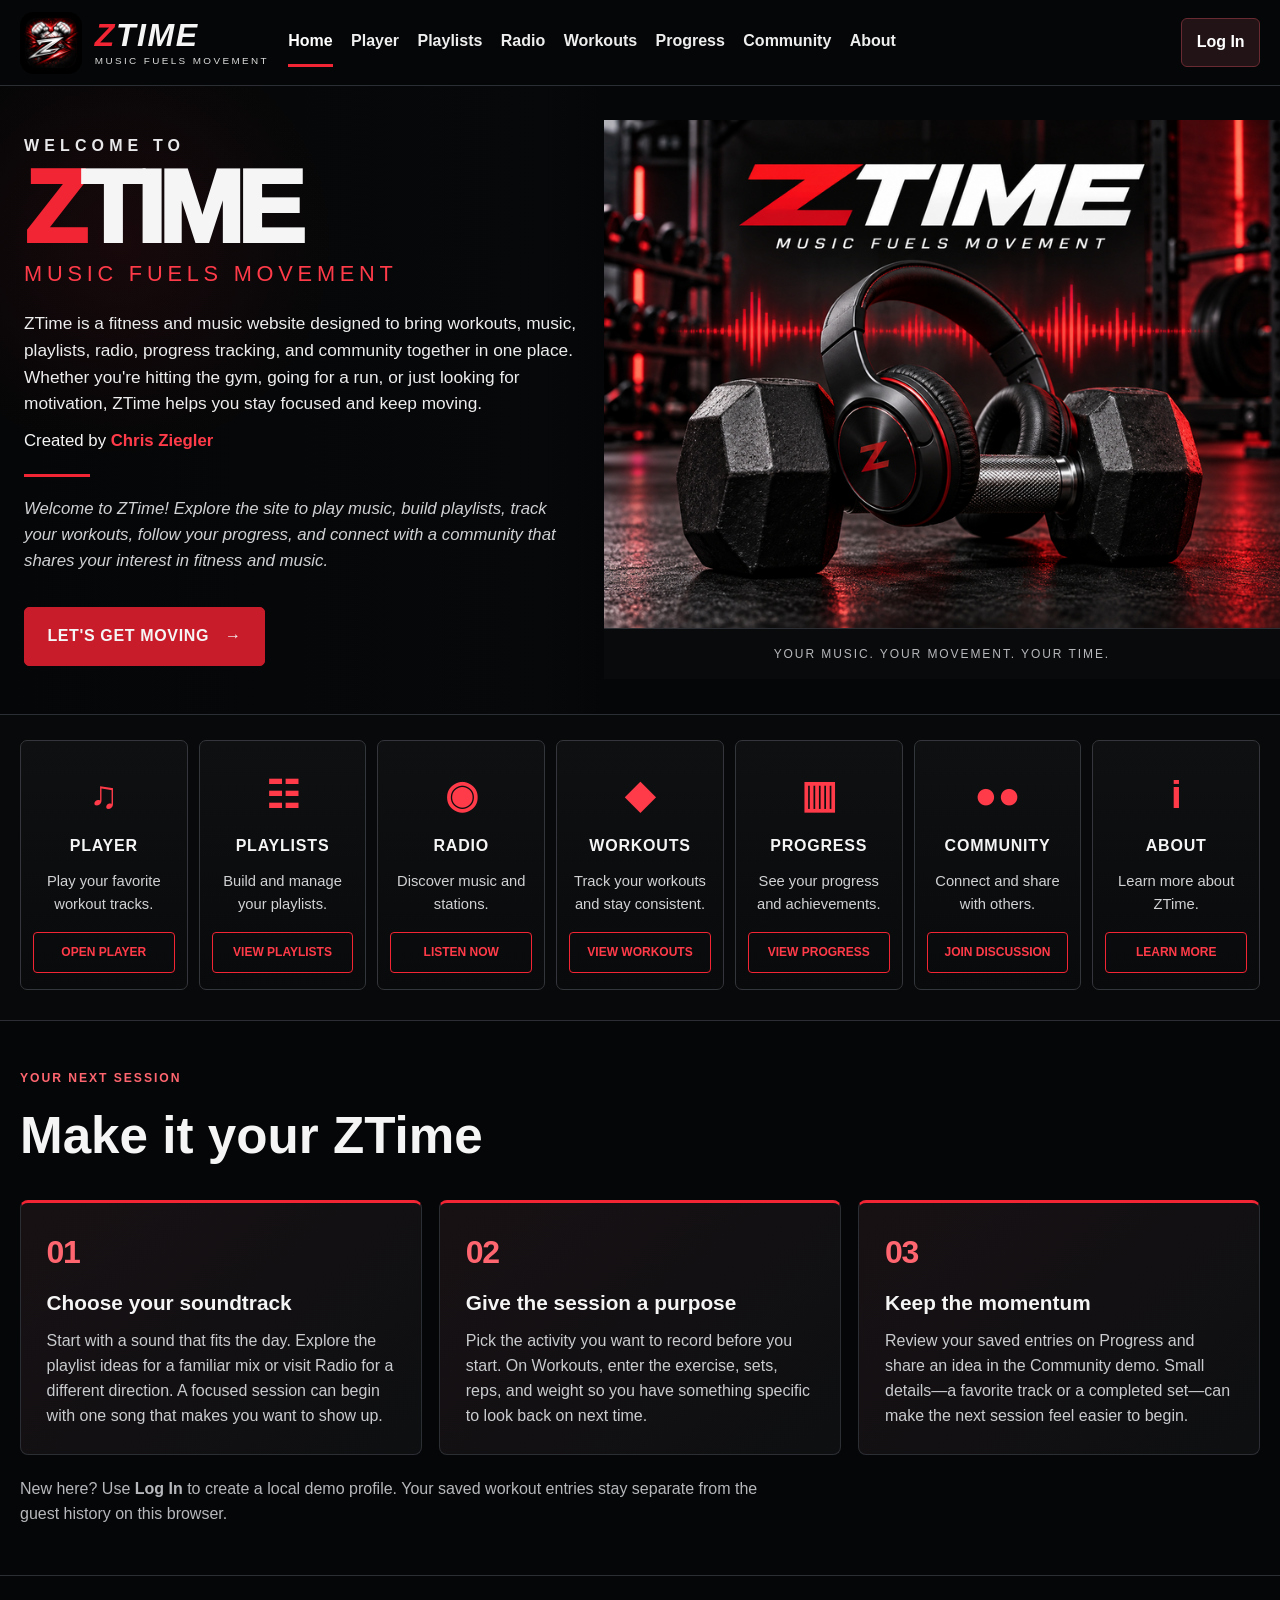
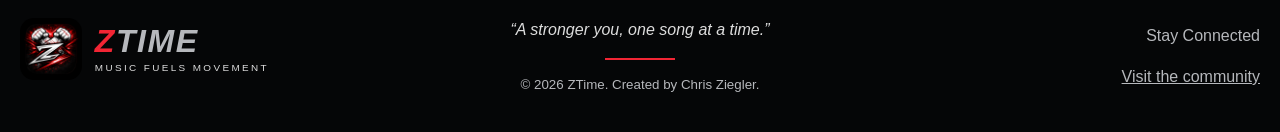
<file: index.html>
<!doctype html>
<html lang="en">
<head>
  <meta charset="utf-8">
  <meta name="viewport" content="width=device-width, initial-scale=1">
  <meta name="description" content="ZTime combines fitness, music, playlists, radio, workout tracking, progress, and community.">
  <title>ZTime | Music Fuels Movement</title>
  <link rel="stylesheet" href="styles.css">
</head>
<body>
  <a class="skip" href="#main">Skip to content</a>

  <!-- Main site header and navigation -->
  <header class="siteHeader">
    <a class="brand" href="index.html" aria-label="ZTime home">
      <img src="ztime-logo.png" alt="ZTime logo">
      <span class="brandText"><b><em>Z</em>TIME</b><small>MUSIC FUELS MOVEMENT</small></span>
    </a>

    <nav class="mainNav" aria-label="Main navigation">
      <a class="active" href="index.html" aria-current="page">Home</a>
      <a href="player.html">Player</a>
      <a href="playlists.html">Playlists</a>
      <a href="radio.html">Radio</a>
      <a href="workouts.html">Workouts</a>
      <a href="progress.html">Progress</a>
      <a href="community.html">Community</a>
      <a href="about.html">About</a>
    </nav>
      <div id="profileControls" class="profileControls" role="group" aria-label="Profile controls"></div>
  </header>

  <!-- Main homepage content -->
  <main id="main">
    <section class="homeHero">
      <div class="heroCopy">
        <p class="heroKicker">WELCOME TO</p>
        <h1>
<span>Z</span>TIME</h1>
        <p class="heroTagline">MUSIC FUELS MOVEMENT</p>

        <p class="heroIntro">
          ZTime is a fitness and music website designed to bring workouts, music,
          playlists, radio, progress tracking, and community together in one place.
          Whether you're hitting the gym, going for a run, or just looking for
          motivation, ZTime helps you stay focused and keep moving.
        </p>

        <p class="creator">Created by <strong>Chris Ziegler</strong></p>
        <div class="accentLine" aria-hidden="true"></div>

        <p class="welcomeCopy">
          Welcome to ZTime! Explore the site to play music, build playlists,
          track your workouts, follow your progress, and connect with a community
          that shares your interest in fitness and music.
        </p>

        <a class="heroButton" href="workouts.html">LET'S GET MOVING <span>→</span></a>
      </div>

      <figure class="heroVisual">
        <img src="ztime-banner.png" width="800" height="600" fetchpriority="high" alt="ZTime: Music Fuels Movement. Headphones and a dumbbell in a black and red gym with an audio waveform.">
        <figcaption>YOUR MUSIC. YOUR MOVEMENT. YOUR TIME.</figcaption>
      </figure>
    </section>

    <!-- Quick access cards -->
    <section class="featureStrip" aria-labelledby="explore-title">
      <h2 id="explore-title" class="visuallyHidden">Explore ZTime</h2>

      <article class="featureCard">
        <div class="featureIcon" aria-hidden="true">♫</div>
        <h3>PLAYER</h3>
        <p>Play your favorite workout tracks.</p>
        <a href="player.html">OPEN PLAYER</a>
      </article>

      <article class="featureCard">
        <div class="featureIcon" aria-hidden="true">☷</div>
        <h3>PLAYLISTS</h3>
        <p>Build and manage your playlists.</p>
        <a href="playlists.html">VIEW PLAYLISTS</a>
      </article>

      <article class="featureCard">
        <div class="featureIcon" aria-hidden="true">◉</div>
        <h3>RADIO</h3>
        <p>Discover music and stations.</p>
        <a href="radio.html">LISTEN NOW</a>
      </article>

      <article class="featureCard">
        <div class="featureIcon" aria-hidden="true">◆</div>
        <h3>WORKOUTS</h3>
        <p>Track your workouts and stay consistent.</p>
        <a href="workouts.html">VIEW WORKOUTS</a>
      </article>

      <article class="featureCard">
        <div class="featureIcon" aria-hidden="true">▥</div>
        <h3>PROGRESS</h3>
        <p>See your progress and achievements.</p>
        <a href="progress.html">VIEW PROGRESS</a>
      </article>

      <article class="featureCard">
        <div class="featureIcon" aria-hidden="true">●●</div>
        <h3>COMMUNITY</h3>
        <p>Connect and share with others.</p>
        <a href="community.html">JOIN DISCUSSION</a>
      </article>

      <article class="featureCard">
        <div class="featureIcon" aria-hidden="true">i</div>
        <h3>ABOUT</h3>
        <p>Learn more about ZTime.</p>
        <a href="about.html">LEARN MORE</a>
      </article>
    </section>
  <section class="moduleSection learningSection"><div class="sectionHeading"><div>
<p class="eyebrow">YOUR NEXT SESSION</p>
<h2>Make it your ZTime</h2>
</div></div>
<div class="guideGrid">
<article class="guideCard"><span class="stepNumber" aria-hidden="true">01</span><h3>Choose your soundtrack</h3>
<p>Start with a sound that fits the day. Explore the playlist ideas for a familiar mix or visit Radio for a different direction. A focused session can begin with one song that makes you want to show up.</p></article><article class="guideCard"><span class="stepNumber" aria-hidden="true">02</span><h3>Give the session a purpose</h3>
<p>Pick the activity you want to record before you start. On Workouts, enter the exercise, sets, reps, and weight so you have something specific to look back on next time.</p></article><article class="guideCard"><span class="stepNumber" aria-hidden="true">03</span><h3>Keep the momentum</h3>
<p>Review your saved entries on Progress and share an idea in the Community demo. Small details—a favorite track or a completed set—can make the next session feel easier to begin.</p></article>
</div>
<p class="sectionNote">New here? Use <strong>Log In</strong> to create a local demo profile. Your saved workout entries stay separate from the guest history on this browser.</p></section>
</main>

  <!-- Site footer -->
  <footer class="siteFooter">
    <a class="brand footerBrand" href="index.html">
      <img src="ztime-logo.png" alt="ZTime logo">
      <span class="brandText"><b><em>Z</em>TIME</b><small>MUSIC FUELS MOVEMENT</small></span>
    </a>

    <div class="footerQuote">
      <p>“A stronger you, one song at a time.”</p>
      <span></span>
      <small>© 2026 ZTime. Created by Chris Ziegler.</small>
    </div>

    <div class="footerLinks">
      <p>Stay Connected</p>
      <a href="community.html">Visit the community</a>
    </div>
  </footer>

  <script src="app.js"></script>
</body>
</html>
</file>
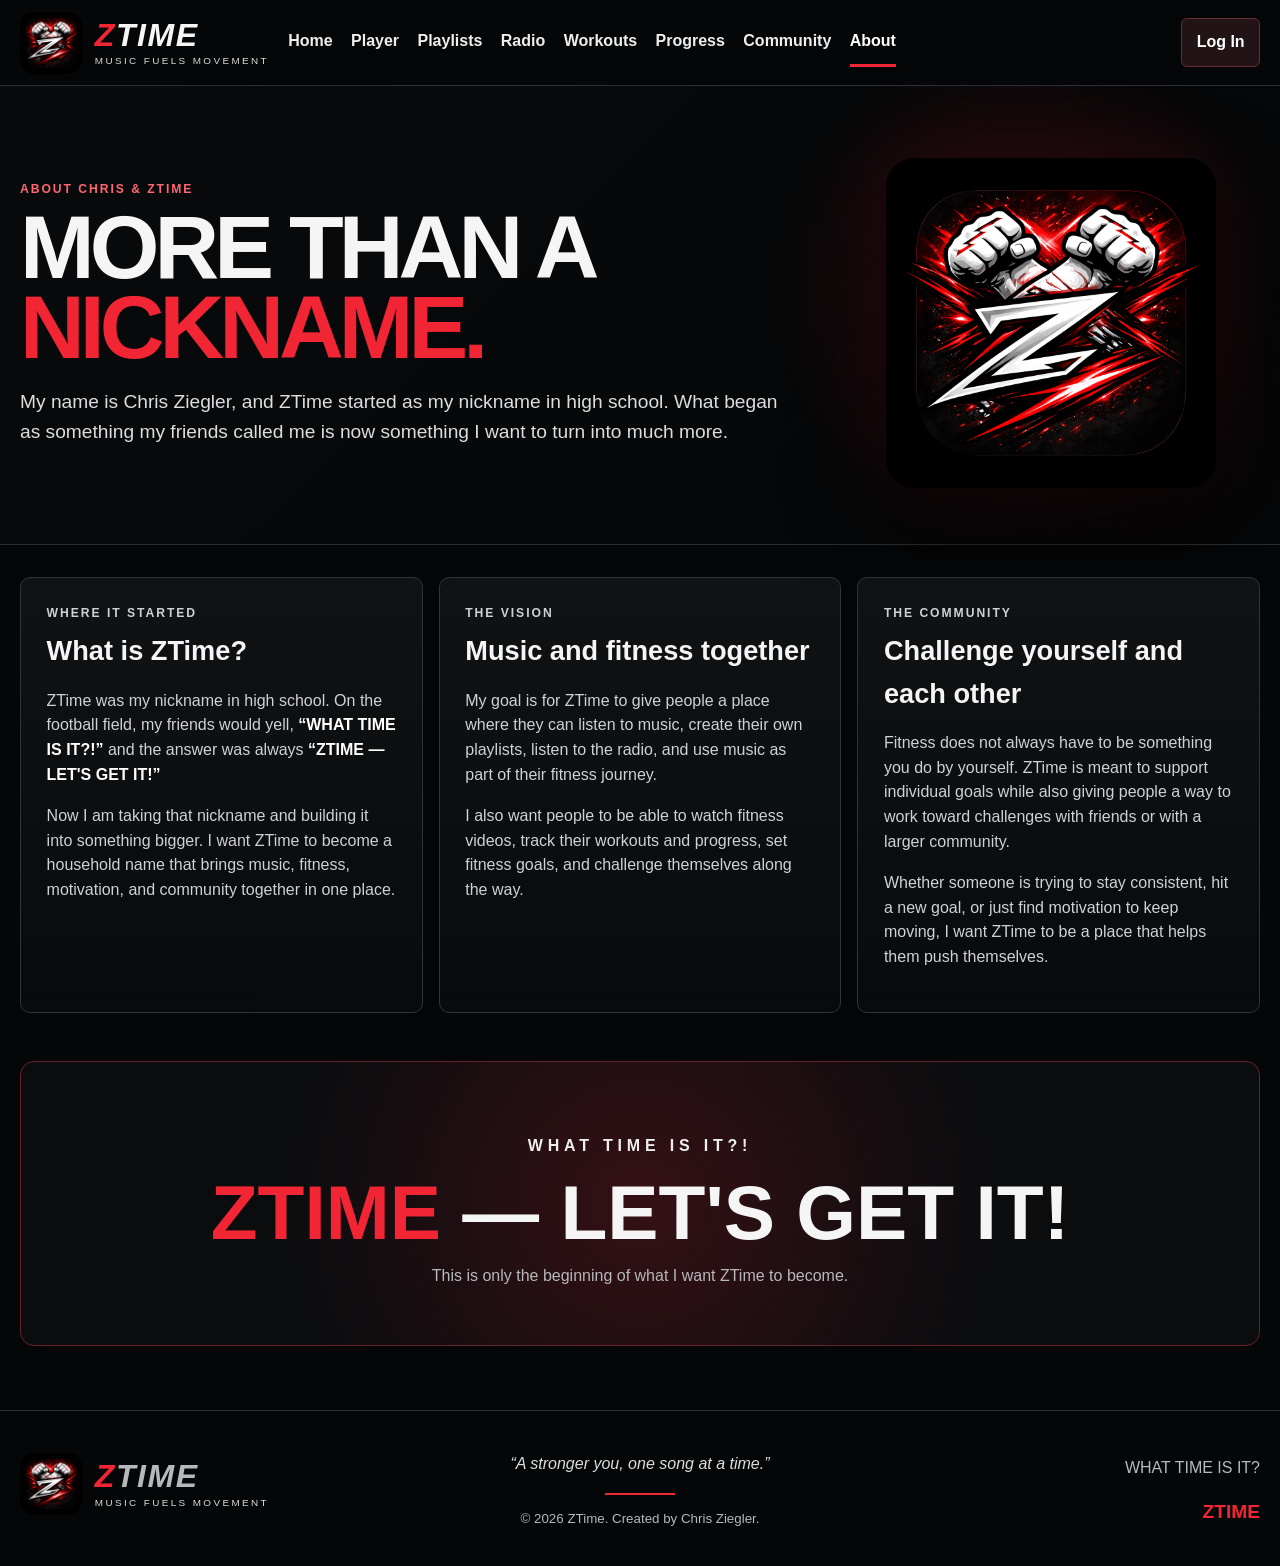
<file: about.html>
<!doctype html>
<html lang="en">
<head>
  <meta charset="utf-8">
  <meta name="viewport" content="width=device-width, initial-scale=1">
  <meta name="description" content="Learn how Chris Ziegler turned his high-school nickname, ZTime, into a vision for a music, fitness, and community platform.">
  <title>ZTime | About Chris and ZTime</title>
  <link rel="stylesheet" href="styles.css">
</head>
<body>
  <a class="skip" href="#main">Skip to content</a>

  <!-- Main site header and navigation -->
  <header class="siteHeader">
    <a class="brand" href="index.html" aria-label="ZTime home">
      <img src="ztime-logo.png" alt="ZTime logo">
      <span class="brandText"><b><em>Z</em>TIME</b><small>MUSIC FUELS MOVEMENT</small></span>
    </a>

    <nav class="mainNav" aria-label="Main navigation">
      <a href="index.html">Home</a>
      <a href="player.html">Player</a>
      <a href="playlists.html">Playlists</a>
      <a href="radio.html">Radio</a>
      <a href="workouts.html">Workouts</a>
      <a href="progress.html">Progress</a>
      <a href="community.html">Community</a>
      <a class="active" href="about.html" aria-current="page">About</a>
    </nav>

    <div id="profileControls" class="profileControls" role="group" aria-label="Profile controls"></div>
  </header>

  <!-- About Chris and the ZTime vision -->
  <main id="main" class="aboutPage">
    <section class="aboutHero">
      <div class="aboutHeroCopy">
        <p class="eyebrow">ABOUT CHRIS &amp; ZTIME</p>
        <h1>MORE THAN A <span>NICKNAME.</span>
</h1>
        <p class="aboutLead">
          My name is Chris Ziegler, and ZTime started as my nickname in high school.
          What began as something my friends called me is now something I want to
          turn into much more.
        </p>
      </div>
      <div class="aboutLogoWrap">
        <img src="ztime-logo.png" alt="ZTime logo">
      </div>
    </section>

    <div class="aboutStory">
      <article>
        <p class="eyebrow">WHERE IT STARTED</p>
        <h2>What is ZTime?</h2>
        <p>
          ZTime was my nickname in high school. On the football field, my friends
          would yell, <strong>“WHAT TIME IS IT?!”</strong> and the answer was always
          <strong>“ZTIME — LET'S GET IT!”</strong>
        </p>
        <p>
          Now I am taking that nickname and building it into something bigger.
          I want ZTime to become a household name that brings music, fitness,
          motivation, and community together in one place.
        </p>
      </article>

      <article>
        <p class="eyebrow">THE VISION</p>
        <h2>Music and fitness together</h2>
        <p>
          My goal is for ZTime to give people a place where they can listen to
          music, create their own playlists, listen to the radio, and use music
          as part of their fitness journey.
        </p>
        <p>
          I also want people to be able to watch fitness videos, track their
          workouts and progress, set fitness goals, and challenge themselves
          along the way.
        </p>
      </article>

      <article>
        <p class="eyebrow">THE COMMUNITY</p>
        <h2>Challenge yourself and each other</h2>
        <p>
          Fitness does not always have to be something you do by yourself.
          ZTime is meant to support individual goals while also giving people a
          way to work toward challenges with friends or with a larger community.
        </p>
        <p>
          Whether someone is trying to stay consistent, hit a new goal, or just
          find motivation to keep moving, I want ZTime to be a place that helps
          them push themselves.
        </p>
      </article>
    </div>

    <section class="ztimeCallout" aria-label="ZTime football call and response">
      <p>WHAT TIME IS IT?!</p>
      <h2>
<span>ZTIME</span> — LET'S GET IT!</h2>
      <small>This is only the beginning of what I want ZTime to become.</small>
    </section>
  </main>

  <!-- Site footer -->
  <footer class="siteFooter">
    <a class="brand footerBrand" href="index.html">
      <img src="ztime-logo.png" alt="ZTime logo">
      <span class="brandText"><b><em>Z</em>TIME</b><small>MUSIC FUELS MOVEMENT</small></span>
    </a>

    <div class="footerQuote">
      <p>“A stronger you, one song at a time.”</p>
      <span></span>
      <small>© 2026 ZTime. Created by Chris Ziegler.</small>
    </div>

    <div class="footerLinks">
      <p>WHAT TIME IS IT?</p>
      <strong>ZTIME</strong>
    </div>
  </footer>

  <script src="app.js"></script>
</body>
</html>
</file>
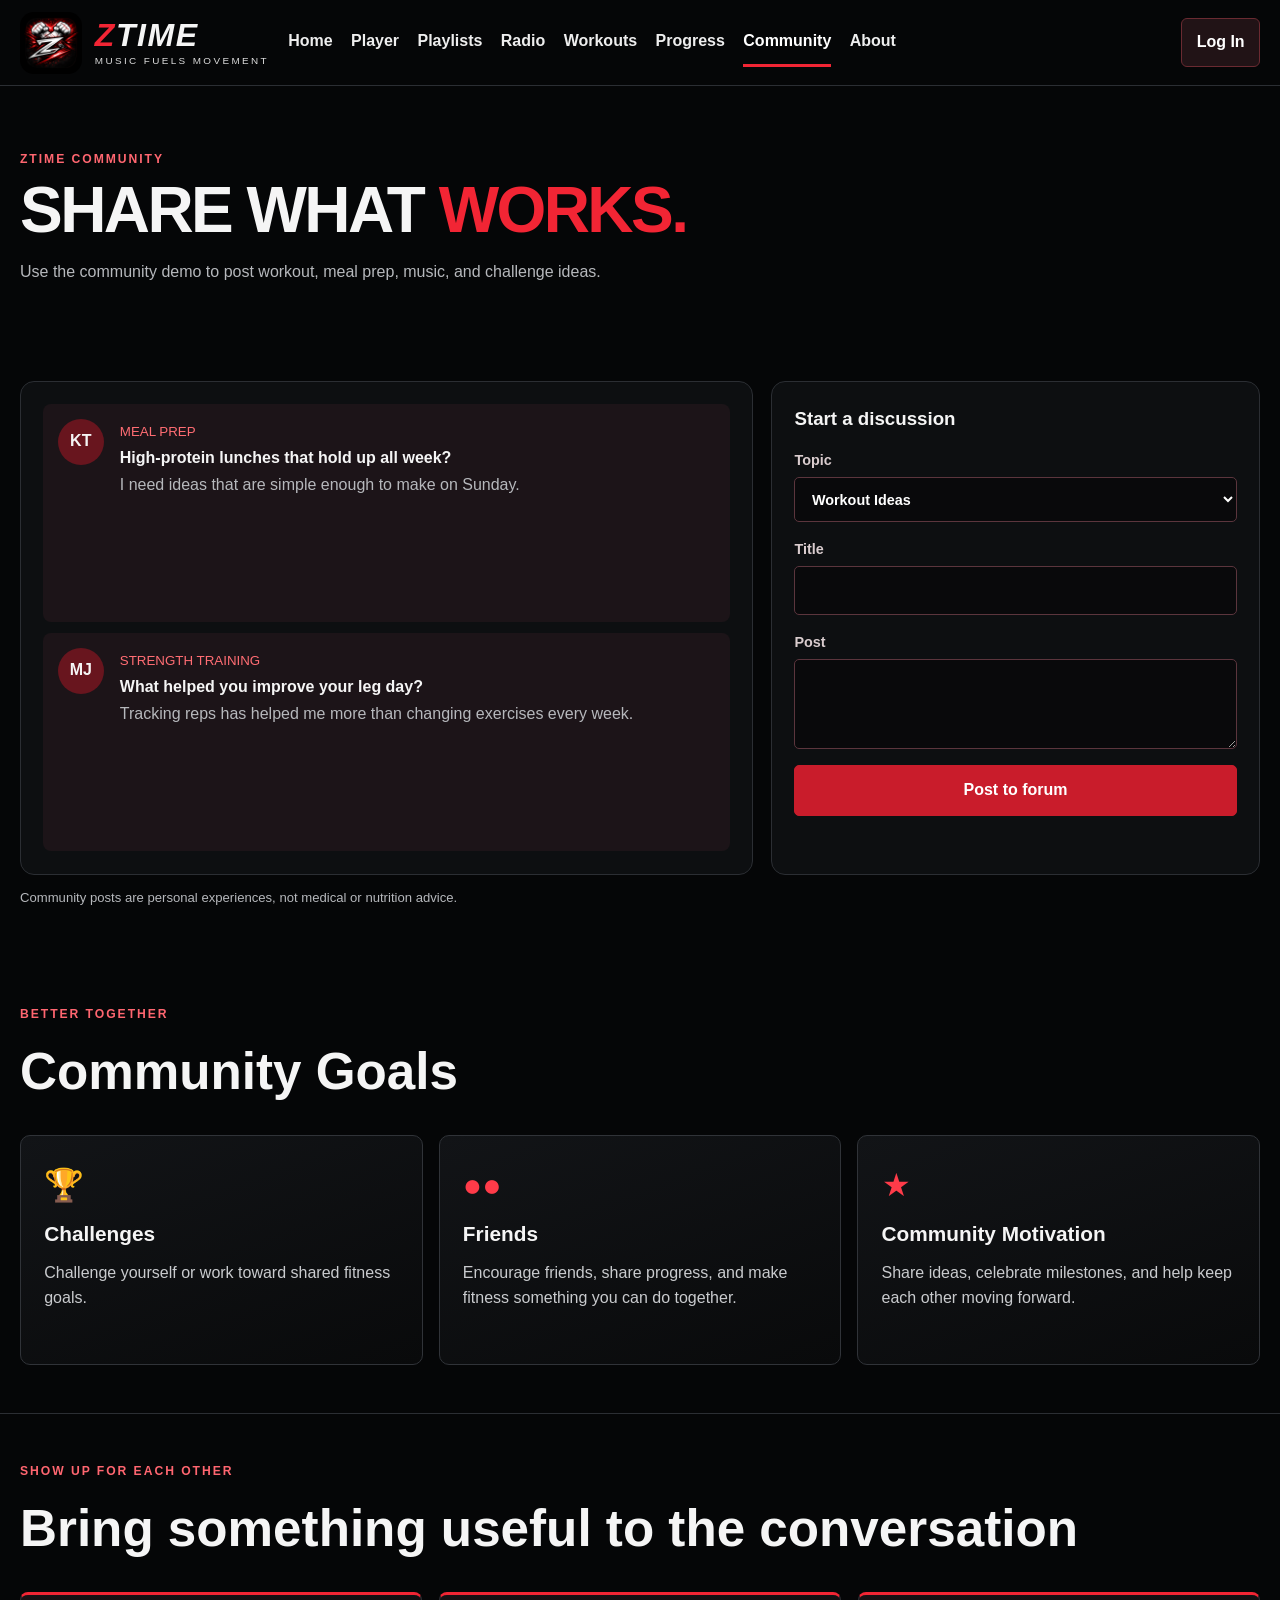
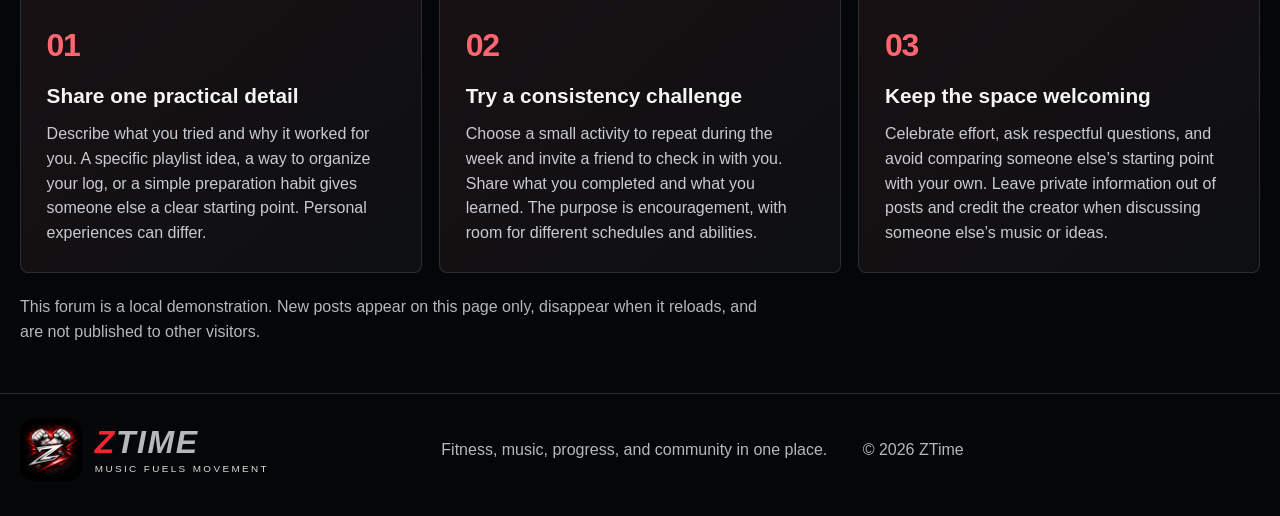
<file: community.html>
<!doctype html>
<html lang="en">
<head>
  <meta charset="utf-8">
  <meta name="viewport" content="width=device-width, initial-scale=1">
  <meta name="description" content="Share workout, music, and fitness ideas in the ZTime community demo.">
  <title>ZTime | Community</title>
  <link rel="stylesheet" href="styles.css">
</head>
<body>
  <a class="skip" href="#main">Skip to content</a>
  <!-- Main site header and navigation -->
<header class="siteHeader">
    <a class="brand" href="index.html"><img src="ztime-logo.png" alt="ZTime logo"><span class="brandText"><b><em>Z</em>TIME</b><small>MUSIC FUELS MOVEMENT</small></span></a>
    <nav class="mainNav" aria-label="Main navigation">
      <a href="index.html">Home</a>
      <a href="player.html">Player</a>
      <a href="playlists.html">Playlists</a>
      <a href="radio.html">Radio</a>
      <a href="workouts.html">Workouts</a>
      <a href="progress.html">Progress</a>
      <a class="active" href="community.html" aria-current="page">Community</a>
      <a href="about.html">About</a>
    </nav>
    <div id="profileControls" class="profileControls" role="group" aria-label="Profile controls"></div>
  </header>
  <!-- Main page content -->
<main id="main"><section class="pageIntro"><p class="eyebrow">ZTIME COMMUNITY</p>
<h1>SHARE WHAT <span>WORKS.</span>
</h1>
<p>Use the community demo to post workout, meal prep, music, and challenge ideas.</p></section><section><h2 class="visuallyHidden">Community discussions</h2>
<div class="twoCol community">
<div class="forum" id="posts">
<article><b>KT</b><div>
<small>MEAL PREP</small><h3>High-protein lunches that hold up all week?</h3>
<p>I need ideas that are simple enough to make on Sunday.</p>
</div></article><article><b>MJ</b><div>
<small>STRENGTH TRAINING</small><h3>What helped you improve your leg day?</h3>
<p>Tracking reps has helped me more than changing exercises every week.</p>
</div></article>
</div>
<form id="postForm">
<h3>Start a discussion</h3>
<label>Topic<select id="topic"><option>Workout Ideas</option>
<option>Meal Prep</option>
<option>Music</option>
<option>Challenges</option></select></label><label>Title<input id="postTitle" maxlength="80" required></label><label>Post<textarea id="postBody" maxlength="240" required></textarea></label><button class="primary" type="submit">Post to forum</button><p id="postMessage" role="status"></p>
</form>
</div>
<p class="note">Community posts are personal experiences, not medical or nutrition advice.</p></section><section class="moduleSection compactSection" aria-labelledby="community-tools"><div class="sectionHeading"><div>
<p class="eyebrow">BETTER TOGETHER</p>
<h2 id="community-tools">Community Goals</h2>
</div></div>
<div class="contentCards threeCards">
<article class="contentCard"><span class="cardIcon" aria-hidden="true">🏆</span><h3>Challenges</h3>
<p>Challenge yourself or work toward shared fitness goals.</p></article><article class="contentCard"><span class="cardIcon" aria-hidden="true">●●</span><h3>Friends</h3>
<p>Encourage friends, share progress, and make fitness something you can do together.</p></article><article class="contentCard"><span class="cardIcon" aria-hidden="true">★</span><h3>Community Motivation</h3>
<p>Share ideas, celebrate milestones, and help keep each other moving forward.</p></article>
</div></section><section class="moduleSection learningSection"><div class="sectionHeading"><div>
<p class="eyebrow">SHOW UP FOR EACH OTHER</p>
<h2>Bring something useful to the conversation</h2>
</div></div>
<div class="guideGrid">
<article class="guideCard"><span class="stepNumber" aria-hidden="true">01</span><h3>Share one practical detail</h3>
<p>Describe what you tried and why it worked for you. A specific playlist idea, a way to organize your log, or a simple preparation habit gives someone else a clear starting point. Personal experiences can differ.</p></article><article class="guideCard"><span class="stepNumber" aria-hidden="true">02</span><h3>Try a consistency challenge</h3>
<p>Choose a small activity to repeat during the week and invite a friend to check in with you. Share what you completed and what you learned. The purpose is encouragement, with room for different schedules and abilities.</p></article><article class="guideCard"><span class="stepNumber" aria-hidden="true">03</span><h3>Keep the space welcoming</h3>
<p>Celebrate effort, ask respectful questions, and avoid comparing someone else’s starting point with your own. Leave private information out of posts and credit the creator when discussing someone else’s music or ideas.</p></article>
</div>
<p class="sectionNote">This forum is a local demonstration. New posts appear on this page only, disappear when it reloads, and are not published to other visitors.</p></section>
</main>
  <!-- Site footer -->
<footer><a class="brand" href="index.html"><img src="ztime-logo.png" alt="ZTime logo"><span class="brandText"><b><em>Z</em>TIME</b><small>MUSIC FUELS MOVEMENT</small></span></a><p>Fitness, music, progress, and community in one place.</p>
<p>© 2026 ZTime</p></footer>
<script src="app.js"></script>
</body>
</html>
</file>
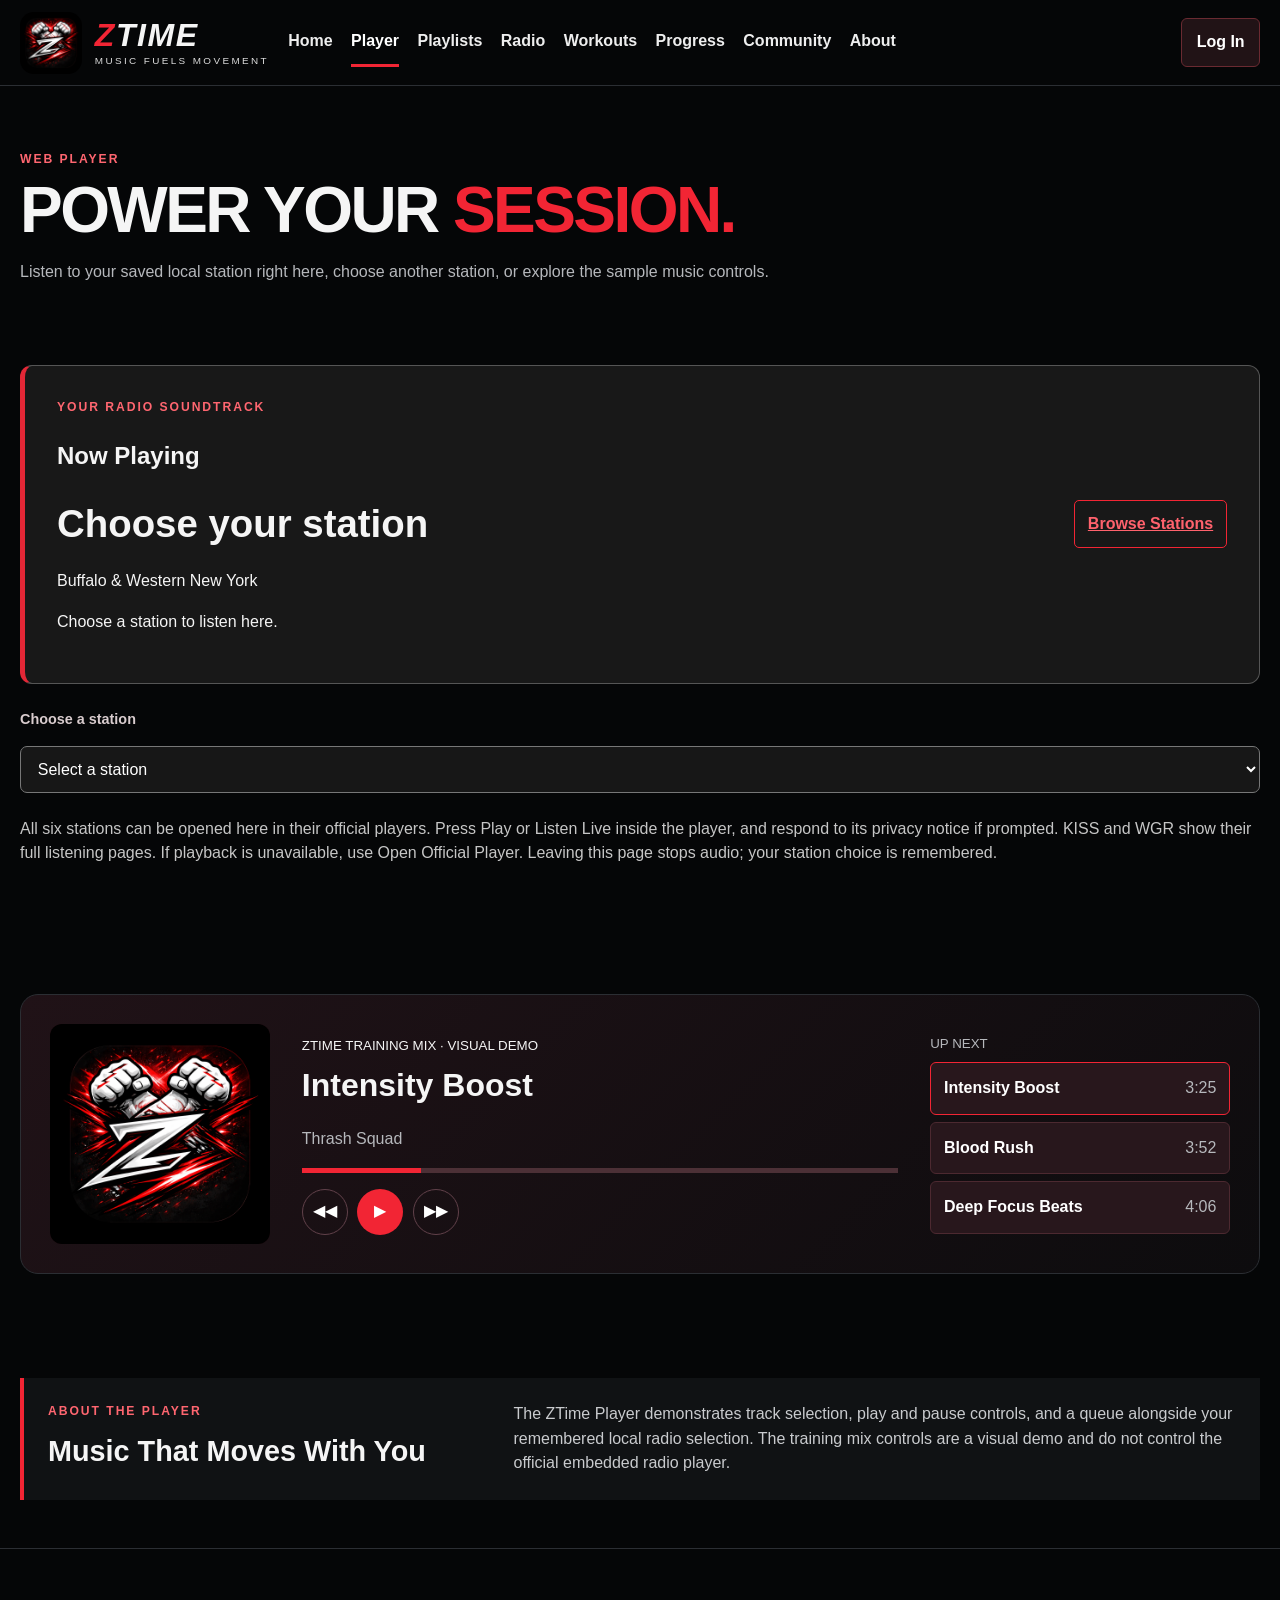
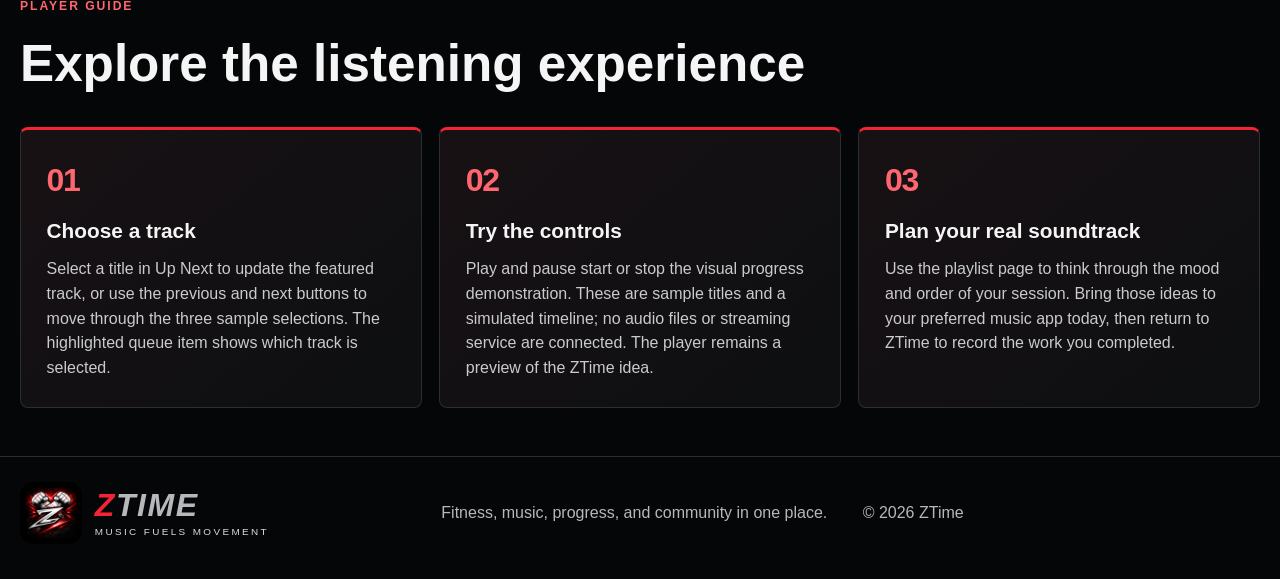
<file: player.html>
<!doctype html>
<html lang="en">
<head>
  <meta charset="utf-8">
  <meta name="viewport" content="width=device-width, initial-scale=1">
  <meta name="description" content="Return to your saved Buffalo radio station and explore the ZTime demo music player.">
  <title>ZTime | Player</title>
  <link rel="stylesheet" href="styles.css">
</head>
<body>
  <a class="skip" href="#main">Skip to content</a>
  <!-- Main site header and navigation -->
<header class="siteHeader">
    <a class="brand" href="index.html"><img src="ztime-logo.png" alt="ZTime logo"><span class="brandText"><b><em>Z</em>TIME</b><small>MUSIC FUELS MOVEMENT</small></span></a>
    <nav class="mainNav" aria-label="Main navigation">
      <a href="index.html">Home</a>
      <a class="active" href="player.html" aria-current="page">Player</a>
      <a href="playlists.html">Playlists</a>
      <a href="radio.html">Radio</a>
      <a href="workouts.html">Workouts</a>
      <a href="progress.html">Progress</a>
      <a href="community.html">Community</a>
      <a href="about.html">About</a>
    </nav>
    <div id="profileControls" class="profileControls" role="group" aria-label="Profile controls"></div>
  </header>
  <!-- Main page content -->
<main id="main"><section class="pageIntro"><p class="eyebrow">WEB PLAYER</p>
<h1>POWER YOUR <span>SESSION.</span>
</h1>
<p>Listen to your saved local station right here, choose another station, or explore the sample music controls.</p></section><!-- Station selection is shared with Radio through browser-local storage. -->
<section class="moduleSection" aria-labelledby="localNowHeading">
<div class="localNow"><div><p class="eyebrow">YOUR RADIO SOUNDTRACK</p>
<h2 id="localNowHeading">Now Playing</h2>
<!-- Provider credit follows the selected station; other broadcasters retain their own branding. -->
<p id="radioProviderCredit" class="radioProviderCredit" hidden>ZTime Radio — powered by iHeartRadio</p><h3 id="localStationName">Choose your station</h3>
<p id="localStationMeta">Buffalo &amp; Western New York</p>
<p id="localStationStatus" role="status">Choose a station to listen here using its official player.</p></div>
<div class="localNowActions"><button id="loadLocalPlayer" class="radioListen" type="button" hidden>Load Station Here</button><a id="localOfficialPlayer" class="radioListen" hidden target="_blank" rel="noopener noreferrer">Open Official Player ↗</a>
<a class="outlineButton" href="radio.html">Browse Stations</a></div></div>
<!-- Official compact player stays intact, including ads, privacy and provider controls. -->
<div class="localPlaybackControls"><label for="localStationSelect">Choose a station</label><select id="localStationSelect"><option value="">Select a station</option><option value="wgrf">97 Rock — play here</option><option value="wedg">103.3 The Edge — play here</option><option value="wyrk">106.5 WYRK — play here</option><option value="wblk">Power 93.7 WBLK — play here</option><option value="wkse">KISS 98.5 — play here</option><option value="wgr">WGR 550 Sports — play here</option></select><button id="stopLocalPlayer" class="outlineButton" type="button" hidden>Close / Stop Radio</button></div>
<div id="localPlayerHost" class="localPlayerHost" hidden></div>
<p class="radioNote">All six stations can be opened here in their official players. Press Play or Listen Live inside the player, and respond to its privacy notice if prompted. KISS and WGR show their full listening pages. If playback is unavailable, use Open Official Player. Leaving this page stops audio; your station choice is remembered.</p>
<noscript><p>JavaScript is off. Listen Live links still work, but your selection cannot be remembered.</p></noscript></section><section><h2 class="visuallyHidden">Demo music player</h2>
<div class="player">
<div class="cover"><img src="ztime-logo.png" alt="ZTime cover art"></div>
<div class="now">
<small>ZTIME TRAINING MIX · VISUAL DEMO</small><h3 id="trackTitle">Intensity Boost</h3>
<p id="trackArtist">Thrash Squad</p>
<div class="timeline"><i id="trackBar"></i></div>
<div class="controls">
<button id="previous" aria-label="Previous track">◀◀</button><button id="play" aria-label="Play track">▶</button><button id="next" aria-label="Next track">▶▶</button>
</div>
</div>
<div class="queue">
<small>UP NEXT</small><button data-track="0"><b>Intensity Boost</b><span>3:25</span></button><button data-track="1"><b>Blood Rush</b><span>3:52</span></button><button data-track="2"><b>Deep Focus Beats</b><span>4:06</span></button>
</div>
</div></section><section class="moduleSection compactSection"><div class="futurePanel">
<div>
<p class="eyebrow">ABOUT THE PLAYER</p>
<h2>Music That Moves With You</h2>
</div>
<p>The ZTime Player demonstrates track selection, play and pause controls, and a queue alongside your remembered local radio selection. The training mix controls are a visual demo and do not control the official embedded radio player.</p>
</div></section><section class="moduleSection learningSection"><div class="sectionHeading"><div>
<p class="eyebrow">PLAYER GUIDE</p>
<h2>Explore the listening experience</h2>
</div></div>
<div class="guideGrid">
<article class="guideCard"><span class="stepNumber" aria-hidden="true">01</span><h3>Choose a track</h3>
<p>Select a title in Up Next to update the featured track, or use the previous and next buttons to move through the three sample selections. The highlighted queue item shows which track is selected.</p></article><article class="guideCard"><span class="stepNumber" aria-hidden="true">02</span><h3>Try the controls</h3>
<p>Play and pause start or stop the visual progress demonstration. These are sample titles and a simulated timeline; no audio files or streaming service are connected. The player remains a preview of the ZTime idea.</p></article><article class="guideCard"><span class="stepNumber" aria-hidden="true">03</span><h3>Plan your real soundtrack</h3>
<p>Use the playlist page to think through the mood and order of your session. Bring those ideas to your preferred music app today, then return to ZTime to record the work you completed.</p></article>
</div></section>
</main>
  <!-- Site footer -->
<footer><a class="brand" href="index.html"><img src="ztime-logo.png" alt="ZTime logo"><span class="brandText"><b><em>Z</em>TIME</b><small>MUSIC FUELS MOVEMENT</small></span></a><p>Fitness, music, progress, and community in one place.</p>
<p>© 2026 ZTime</p></footer>
<script src="app.js"></script>
</body>
</html>
</file>
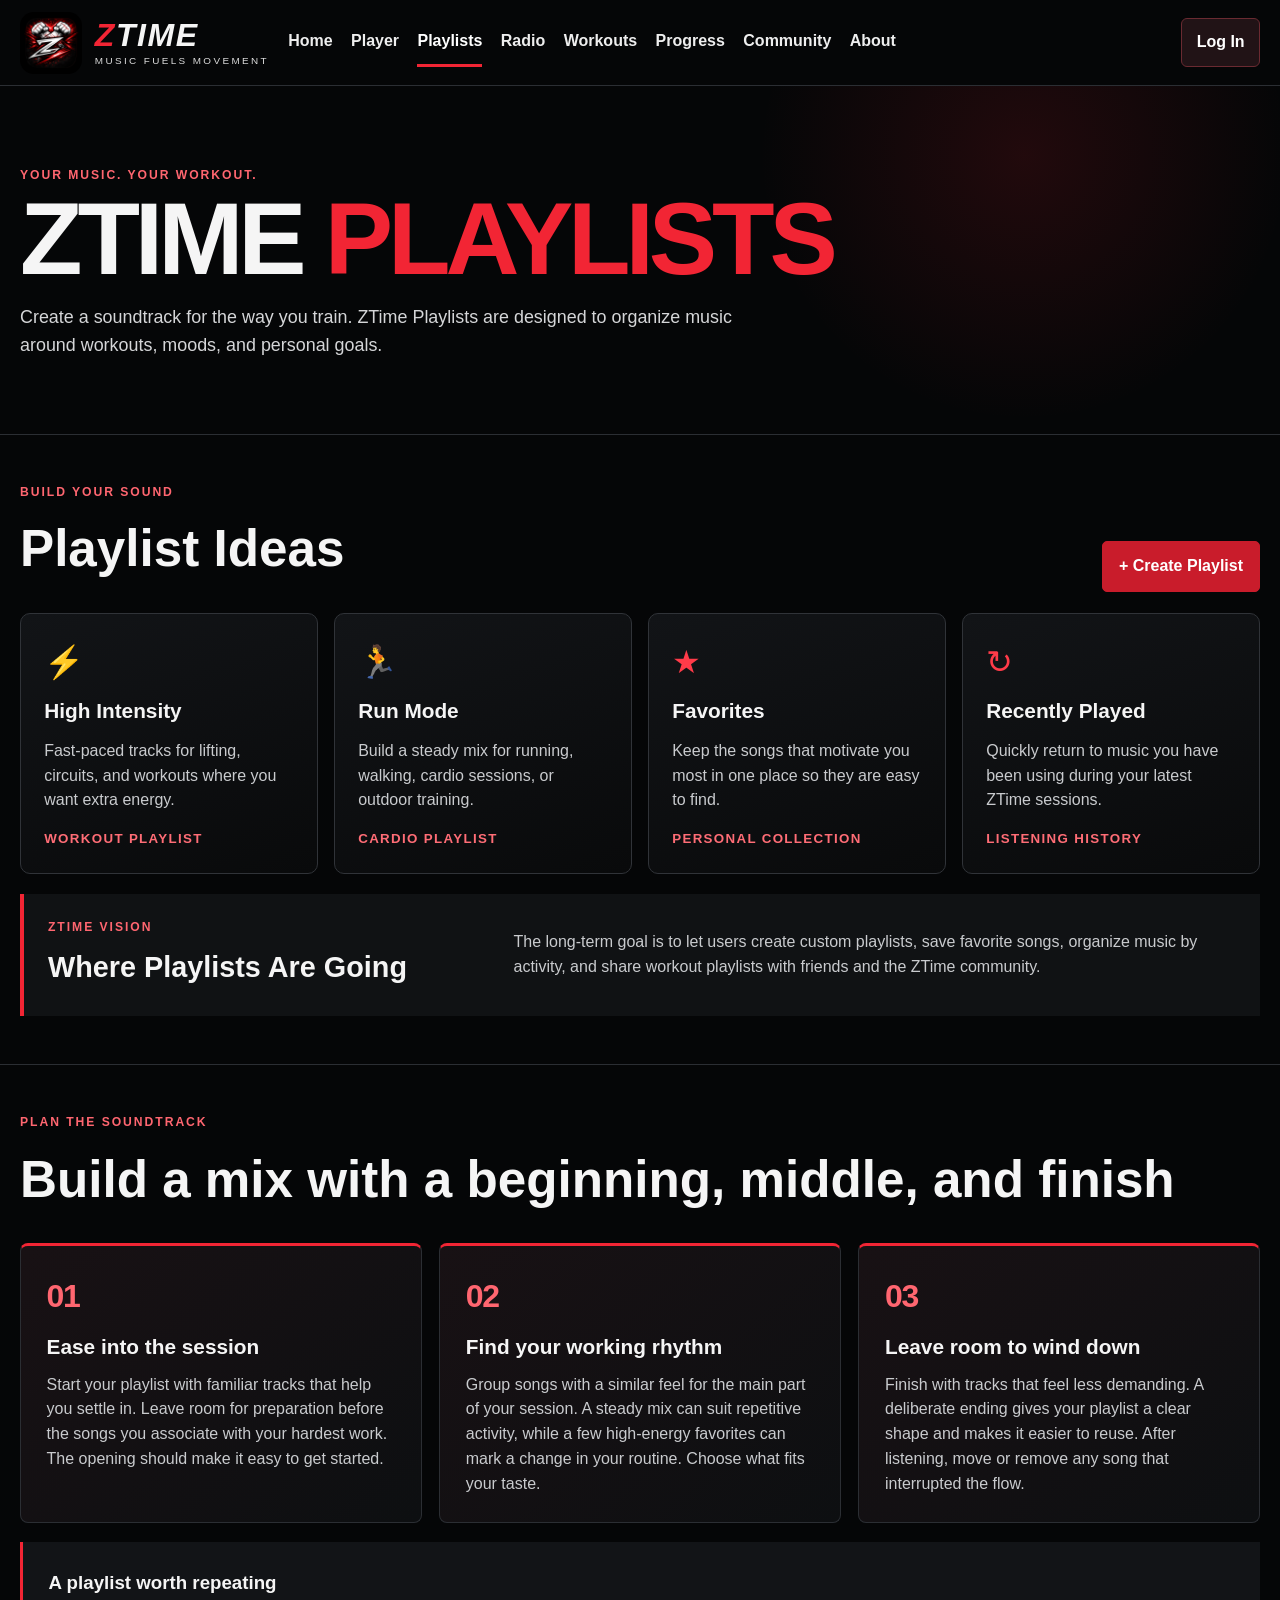
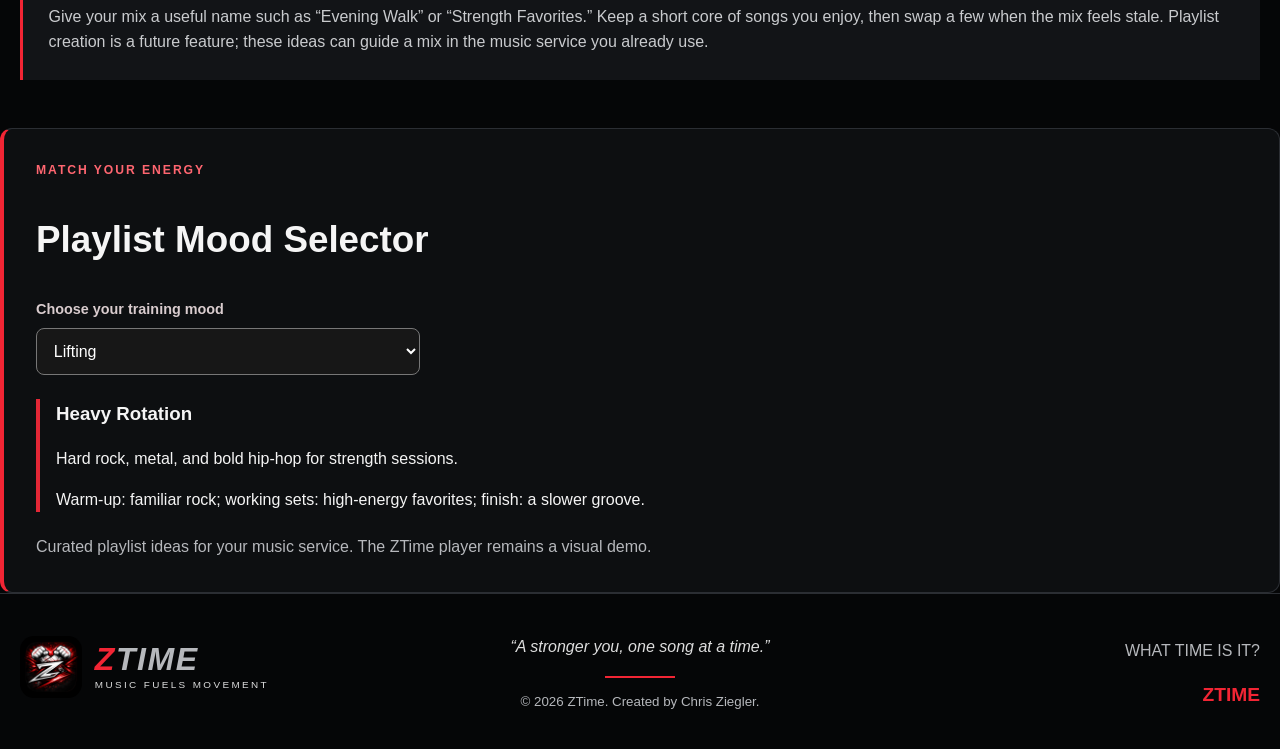
<file: playlists.html>
<!doctype html>
<html lang="en">
<head>
<meta charset="utf-8">
<meta name="viewport" content="width=device-width, initial-scale=1">
<meta name="description" content="Create and organize workout music with ZTime Playlists.">
<title>ZTime | Playlists</title>
<link rel="stylesheet" href="styles.css">
</head>
<body>
<a class="skip" href="#main">Skip to content</a>
<!-- Shared ZTime navigation -->
<header class="siteHeader"><a class="brand" href="index.html" aria-label="ZTime home"><img src="ztime-logo.png" alt="ZTime logo"><span class="brandText"><b><em>Z</em>TIME</b><small>MUSIC FUELS MOVEMENT</small></span></a><nav class="mainNav" aria-label="Main navigation"><a href="index.html">Home</a><a href="player.html">Player</a><a class="active" href="playlists.html" aria-current="page">Playlists</a><a href="radio.html">Radio</a><a href="workouts.html">Workouts</a><a href="progress.html">Progress</a><a href="community.html">Community</a><a href="about.html">About</a></nav><div id="profileControls" class="profileControls" role="group" aria-label="Profile controls"></div></header>
<main id="main"><section class="moduleHero"><p class="eyebrow">YOUR MUSIC. YOUR WORKOUT.</p>
<h1>ZTIME <span>PLAYLISTS</span>
</h1>
<p>Create a soundtrack for the way you train. ZTime Playlists are designed to organize music around workouts, moods, and personal goals.</p></section><section class="moduleSection" aria-labelledby="playlist-categories"><div class="sectionHeading">
<div>
<p class="eyebrow">BUILD YOUR SOUND</p>
<h2 id="playlist-categories">Playlist Ideas</h2>
</div>
<button class="primary demoAction" type="button">+ Create Playlist</button>
</div>
<div class="contentCards">
<article class="contentCard"><span class="cardIcon" aria-hidden="true">⚡</span><h3>High Intensity</h3>
<p>Fast-paced tracks for lifting, circuits, and workouts where you want extra energy.</p>
<small>WORKOUT PLAYLIST</small></article><article class="contentCard"><span class="cardIcon" aria-hidden="true">🏃</span><h3>Run Mode</h3>
<p>Build a steady mix for running, walking, cardio sessions, or outdoor training.</p>
<small>CARDIO PLAYLIST</small></article><article class="contentCard"><span class="cardIcon" aria-hidden="true">★</span><h3>Favorites</h3>
<p>Keep the songs that motivate you most in one place so they are easy to find.</p>
<small>PERSONAL COLLECTION</small></article><article class="contentCard"><span class="cardIcon" aria-hidden="true">↻</span><h3>Recently Played</h3>
<p>Quickly return to music you have been using during your latest ZTime sessions.</p>
<small>LISTENING HISTORY</small></article>
</div>
<div class="futurePanel">
<div>
<p class="eyebrow">ZTIME VISION</p>
<h2>Where Playlists Are Going</h2>
</div>
<p>The long-term goal is to let users create custom playlists, save favorite songs, organize music by activity, and share workout playlists with friends and the ZTime community.</p>
</div></section><section class="moduleSection learningSection"><div class="sectionHeading"><div>
<p class="eyebrow">PLAN THE SOUNDTRACK</p>
<h2>Build a mix with a beginning, middle, and finish</h2>
</div></div>
<div class="guideGrid">
<article class="guideCard"><span class="stepNumber" aria-hidden="true">01</span><h3>Ease into the session</h3>
<p>Start your playlist with familiar tracks that help you settle in. Leave room for preparation before the songs you associate with your hardest work. The opening should make it easy to get started.</p></article><article class="guideCard"><span class="stepNumber" aria-hidden="true">02</span><h3>Find your working rhythm</h3>
<p>Group songs with a similar feel for the main part of your session. A steady mix can suit repetitive activity, while a few high-energy favorites can mark a change in your routine. Choose what fits your taste.</p></article><article class="guideCard"><span class="stepNumber" aria-hidden="true">03</span><h3>Leave room to wind down</h3>
<p>Finish with tracks that feel less demanding. A deliberate ending gives your playlist a clear shape and makes it easier to reuse. After listening, move or remove any song that interrupted the flow.</p></article>
</div>
<div class="editorialNote">
<h3>A playlist worth repeating</h3>
<p>Give your mix a useful name such as “Evening Walk” or “Strength Favorites.” Keep a short core of songs you enjoy, then swap a few when the mix feels stale. Playlist creation is a future feature; these ideas can guide a mix in the music service you already use.</p>
</div></section>
<!-- Module 5 enhanced: accessible mood selector and dynamic playlist recommendations. -->
<section class="moduleSection module5Card" aria-labelledby="moodTitle"><p class="eyebrow">MATCH YOUR ENERGY</p><h2 id="moodTitle">Playlist Mood Selector</h2>
<label for="playlistMood">Choose your training mood</label><select id="playlistMood"><option>Lifting</option><option>Cardio</option><option>Focus</option><option>Recovery</option></select>
<div id="playlistRecommendations" role="status" aria-atomic="true"></div><p class="sectionNote">Curated playlist ideas for your music service. The ZTime player remains a visual demo.</p>
<noscript><p>Enable JavaScript for mood recommendations.</p></noscript></section>
</main>
<!-- Shared ZTime footer -->
<footer class="siteFooter"><a class="brand footerBrand" href="index.html"><img src="ztime-logo.png" alt="ZTime logo"><span class="brandText"><b><em>Z</em>TIME</b><small>MUSIC FUELS MOVEMENT</small></span></a><div class="footerQuote">
<p>“A stronger you, one song at a time.”</p>
<span></span><small>© 2026 ZTime. Created by Chris Ziegler.</small>
</div>
<div class="footerLinks">
<p>WHAT TIME IS IT?</p>
<strong>ZTIME</strong>
</div></footer><script src="app.js"></script>
</body>
</html>
</file>
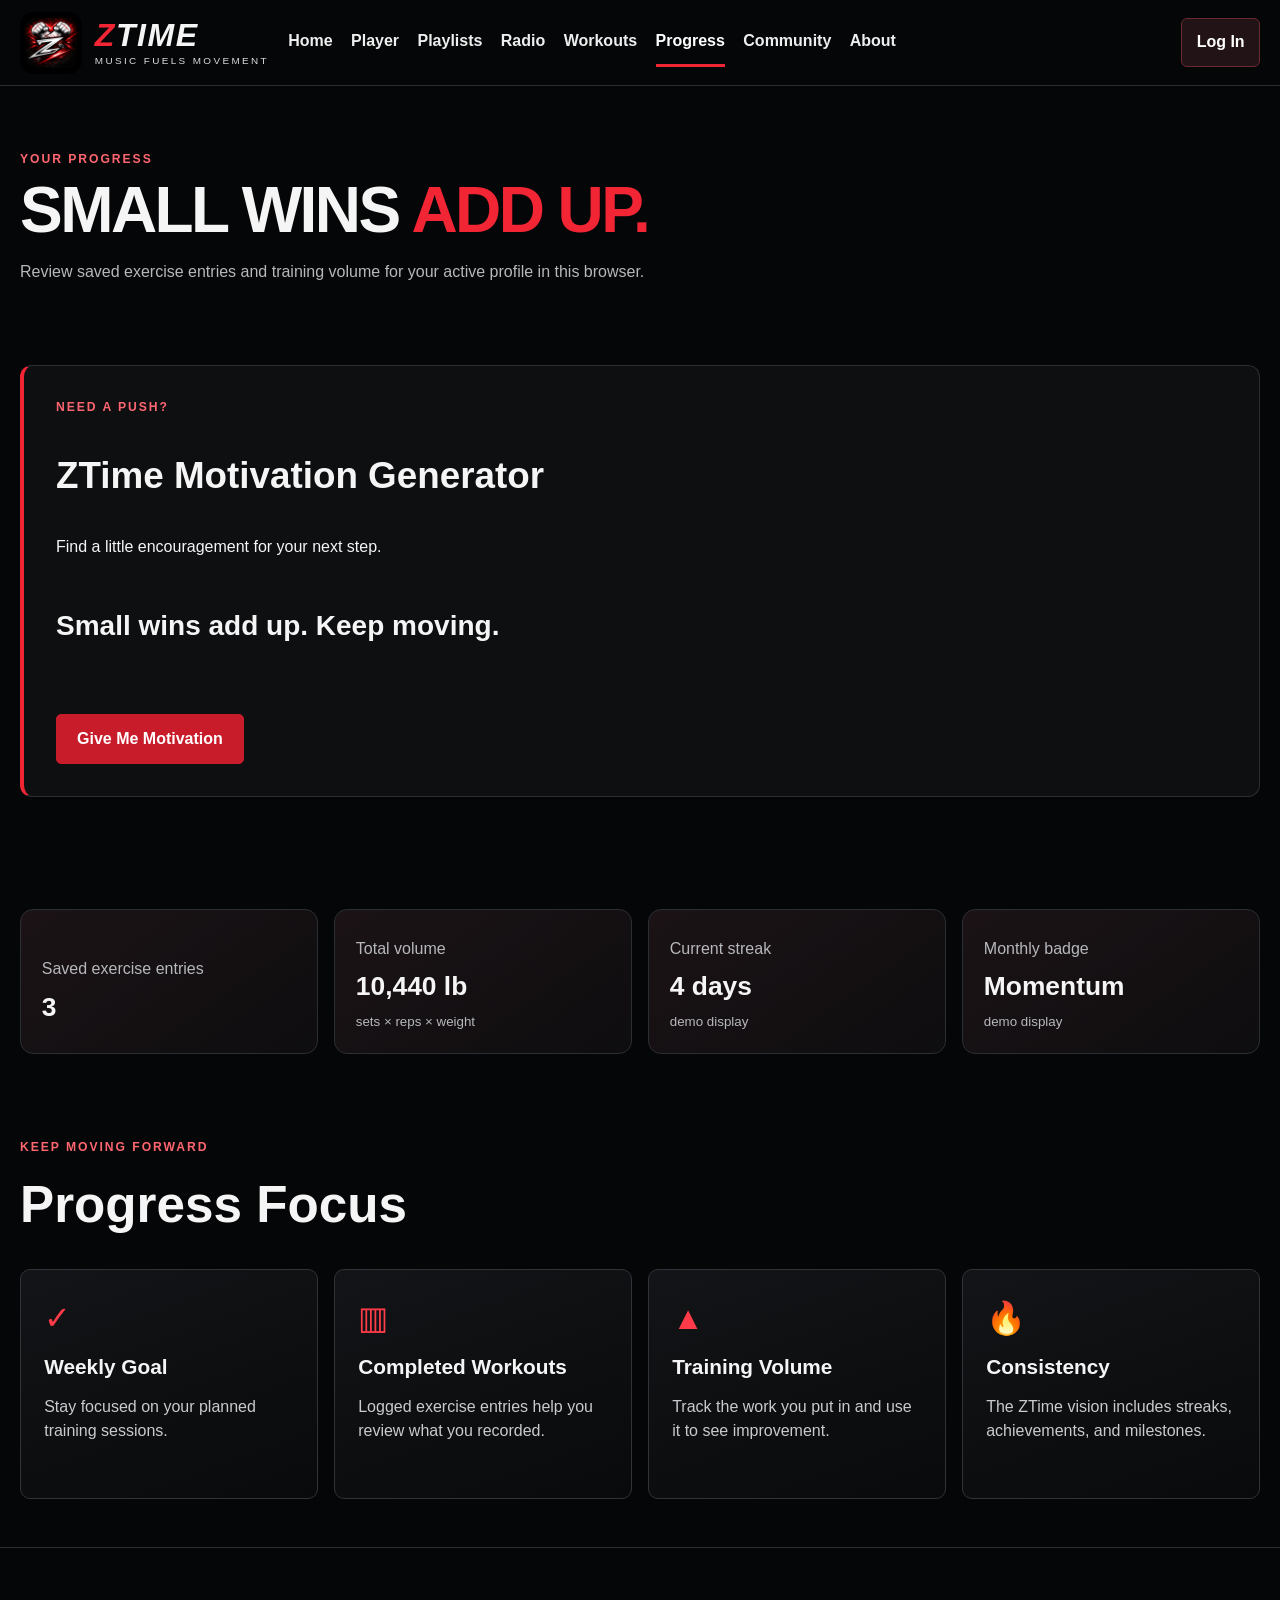
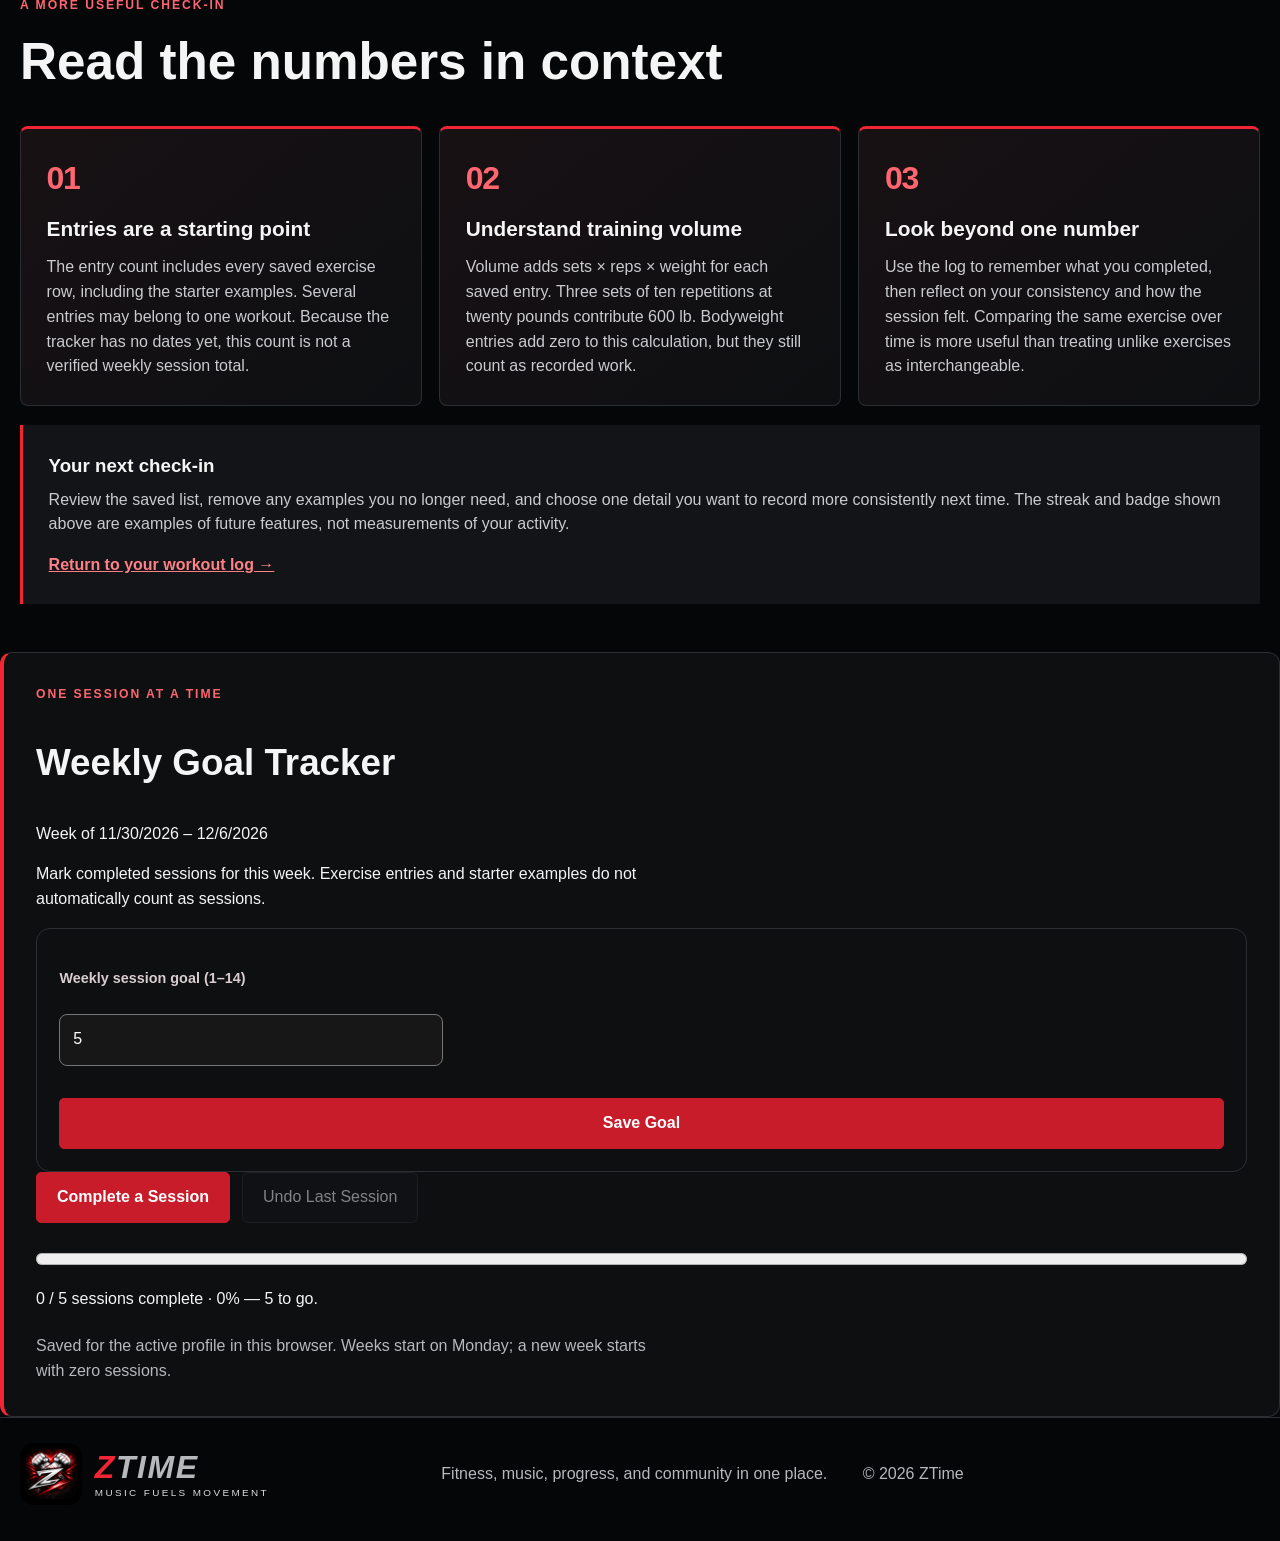
<file: progress.html>
<!doctype html>
<html lang="en">
<head>
  <meta charset="utf-8">
  <meta name="viewport" content="width=device-width, initial-scale=1">
  <meta name="description" content="View workout progress in ZTime.">
  <title>ZTime | Progress</title>
  <link rel="stylesheet" href="styles.css">
</head>
<body>
  <a class="skip" href="#main">Skip to content</a>
  <!-- Main site header and navigation -->
<header class="siteHeader">
    <a class="brand" href="index.html"><img src="ztime-logo.png" alt="ZTime logo"><span class="brandText"><b><em>Z</em>TIME</b><small>MUSIC FUELS MOVEMENT</small></span></a>
    <nav class="mainNav" aria-label="Main navigation">
      <a href="index.html">Home</a>
      <a href="player.html">Player</a>
      <a href="playlists.html">Playlists</a>
      <a href="radio.html">Radio</a>
      <a href="workouts.html">Workouts</a>
      <a class="active" href="progress.html" aria-current="page">Progress</a>
      <a href="community.html">Community</a>
      <a href="about.html">About</a>
    </nav>
    <div id="profileControls" class="profileControls" role="group" aria-label="Profile controls"></div>
  </header>
  <!-- Main page content -->
<main id="main"><section class="pageIntro"><p class="eyebrow">YOUR PROGRESS</p>
<h1>SMALL WINS <span>ADD UP.</span>
</h1>
<p>Review saved exercise entries and training volume for your active profile in this browser.</p></section>
<!-- Module 5: a new motivational message on every button click. -->
<section class="moduleSection" aria-labelledby="motivation-title">
  <div class="module5Card">
    <p class="eyebrow">NEED A PUSH?</p>
    <h2 id="motivation-title">ZTime Motivation Generator</h2>
    <p>Find a little encouragement for your next step.</p>
    <p id="motivationMessage" class="motivationMessage" role="status" aria-atomic="true">Small wins add up. Keep moving.</p>
    <div class="module5Controls">
      <button class="primary" id="motivationButton" type="button">Give Me Motivation</button>
    </div>
    <noscript><p>Enable JavaScript to display more motivational messages.</p></noscript>
  </div>
</section>
<section><h2 class="visuallyHidden">Progress overview</h2>
<div class="stats">
<article><h3>Saved exercise entries</h3>
<b id="sessionStat">3</b></article><article><h3>Total volume</h3>
<b id="volumeStat">11,160 lb</b><small>sets × reps × weight</small></article><article><h3>Current streak</h3>
<b>4 days</b><small>demo display</small></article><article><h3>Monthly badge</h3>
<b>Momentum</b><small>demo display</small></article>
</div></section><section class="moduleSection compactSection" aria-labelledby="progress-focus"><div class="sectionHeading"><div>
<p class="eyebrow">KEEP MOVING FORWARD</p>
<h2 id="progress-focus">Progress Focus</h2>
</div></div>
<div class="contentCards">
<article class="contentCard"><span class="cardIcon" aria-hidden="true">✓</span><h3>Weekly Goal</h3>
<p>Stay focused on your planned training sessions.</p></article><article class="contentCard"><span class="cardIcon" aria-hidden="true">▥</span><h3>Completed Workouts</h3>
<p>Logged exercise entries help you review what you recorded.</p></article><article class="contentCard"><span class="cardIcon" aria-hidden="true">▲</span><h3>Training Volume</h3>
<p>Track the work you put in and use it to see improvement.</p></article><article class="contentCard"><span class="cardIcon" aria-hidden="true">🔥</span><h3>Consistency</h3>
<p>The ZTime vision includes streaks, achievements, and milestones.</p></article>
</div></section><section class="moduleSection learningSection"><div class="sectionHeading"><div>
<p class="eyebrow">A MORE USEFUL CHECK-IN</p>
<h2>Read the numbers in context</h2>
</div></div>
<div class="guideGrid">
<article class="guideCard"><span class="stepNumber" aria-hidden="true">01</span><h3>Entries are a starting point</h3>
<p>The entry count includes every saved exercise row, including the starter examples. Several entries may belong to one workout. Because the tracker has no dates yet, this count is not a verified weekly session total.</p></article><article class="guideCard"><span class="stepNumber" aria-hidden="true">02</span><h3>Understand training volume</h3>
<p>Volume adds sets × reps × weight for each saved entry. Three sets of ten repetitions at twenty pounds contribute 600 lb. Bodyweight entries add zero to this calculation, but they still count as recorded work.</p></article><article class="guideCard"><span class="stepNumber" aria-hidden="true">03</span><h3>Look beyond one number</h3>
<p>Use the log to remember what you completed, then reflect on your consistency and how the session felt. Comparing the same exercise over time is more useful than treating unlike exercises as interchangeable.</p></article>
</div>
<div class="editorialNote">
<h3>Your next check-in</h3>
<p>Review the saved list, remove any examples you no longer need, and choose one detail you want to record more consistently next time. The streak and badge shown above are examples of future features, not measurements of your activity.</p>
<a class="textLink" href="workouts.html">Return to your workout log →</a>
</div></section>
<!-- Module 5 enhanced: dated, profile-specific weekly sessions, separate from exercise rows. -->
<section class="moduleSection module5Card" aria-labelledby="weeklyTitle">
<p class="eyebrow">ONE SESSION AT A TIME</p><h2 id="weeklyTitle">Weekly Goal Tracker</h2>
<p id="weeklyDates"></p><p>Mark completed sessions for this week. Exercise entries and starter examples do not automatically count as sessions.</p>
<form id="weeklyGoalForm"><label for="weeklyGoalInput">Weekly session goal (1–14)</label><input id="weeklyGoalInput" type="number" min="1" max="14" step="1" required value="5"><button class="primary" type="submit">Save Goal</button></form>
<div class="module5Controls"><button id="addWeeklySession" class="primary" type="button">Complete a Session</button><button id="removeWeeklySession" type="button">Undo Last Session</button></div>
<progress id="weeklyProgress" max="5" value="0" aria-label="Weekly workout goal progress"></progress>
<p id="weeklySummary" role="status" aria-atomic="true"></p>
<p class="sectionNote">Saved for the active profile in this browser. Weeks start on Monday; a new week starts with zero sessions.</p>
<noscript><p>Enable JavaScript to track weekly progress.</p></noscript></section>
</main>
  <!-- Site footer -->
<footer><a class="brand" href="index.html"><img src="ztime-logo.png" alt="ZTime logo"><span class="brandText"><b><em>Z</em>TIME</b><small>MUSIC FUELS MOVEMENT</small></span></a><p>Fitness, music, progress, and community in one place.</p>
<p>© 2026 ZTime</p></footer>
<script src="app.js"></script>
</body>
</html>
</file>
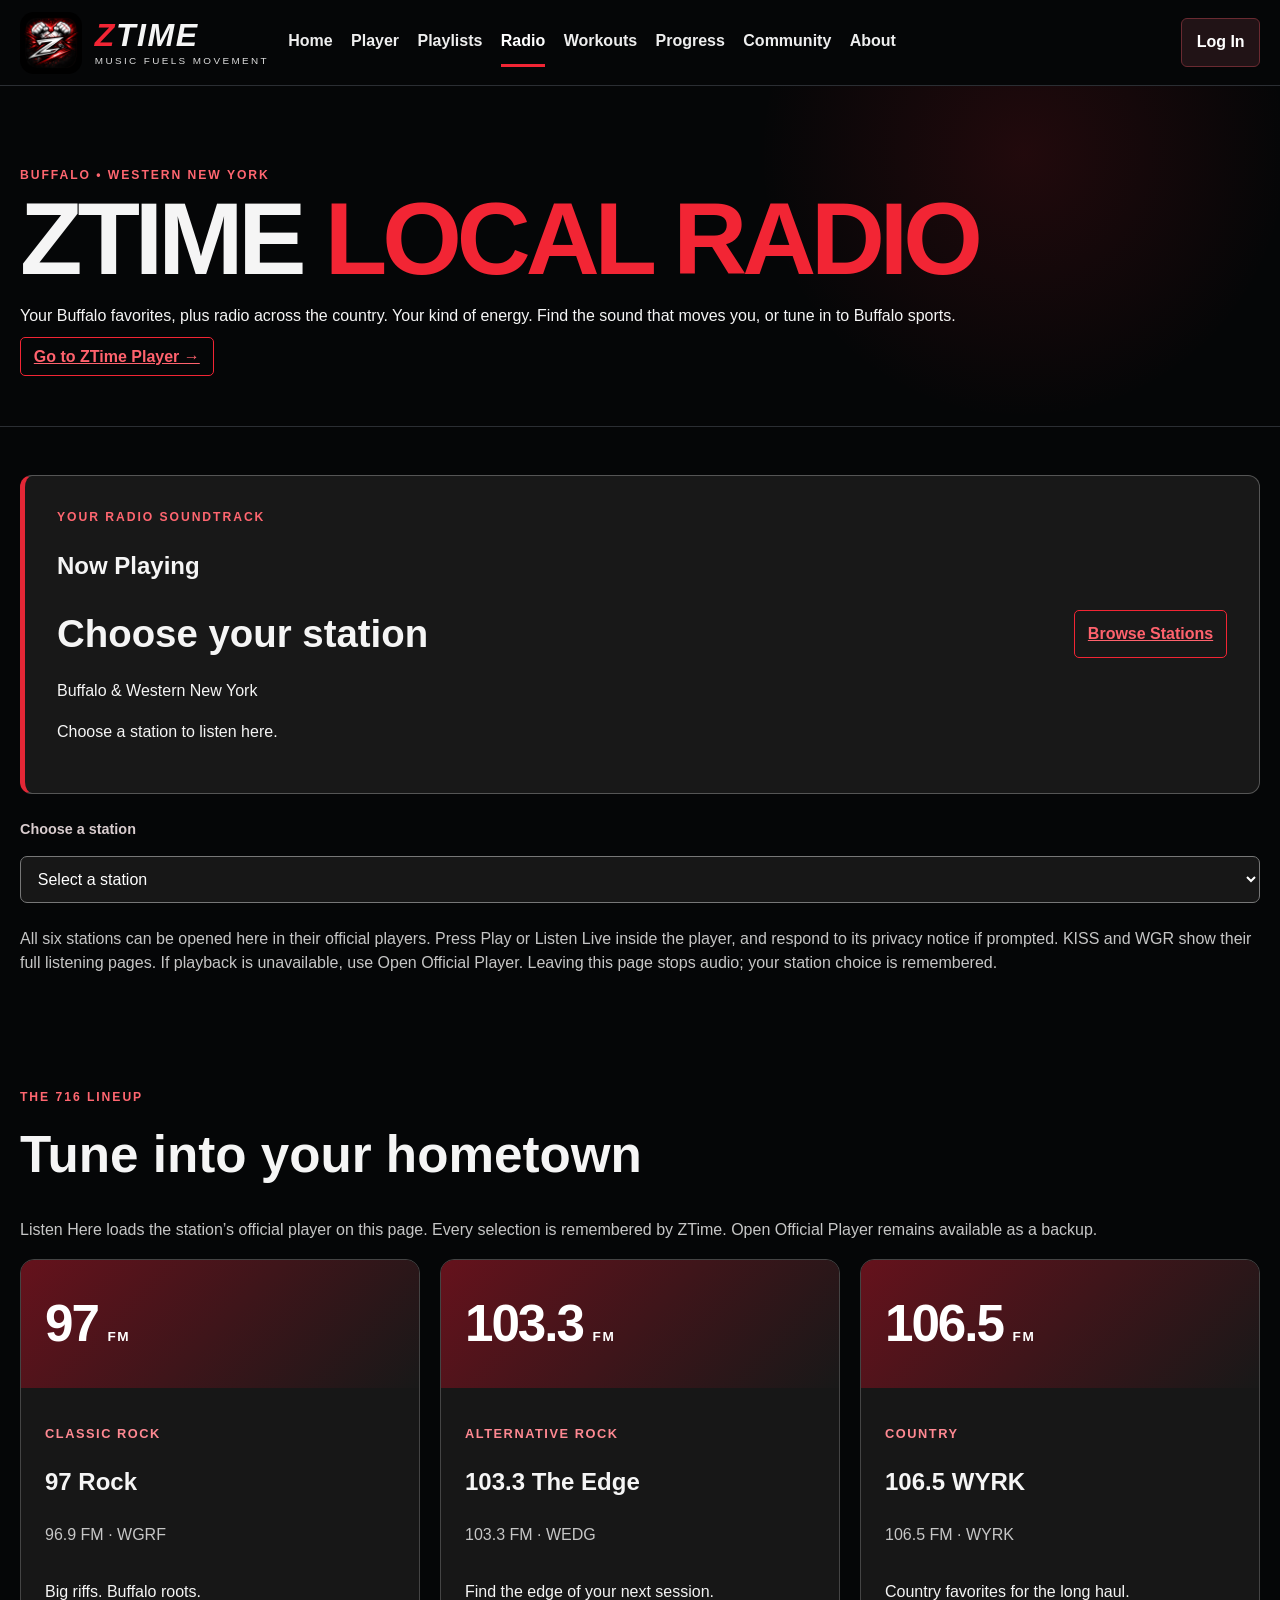
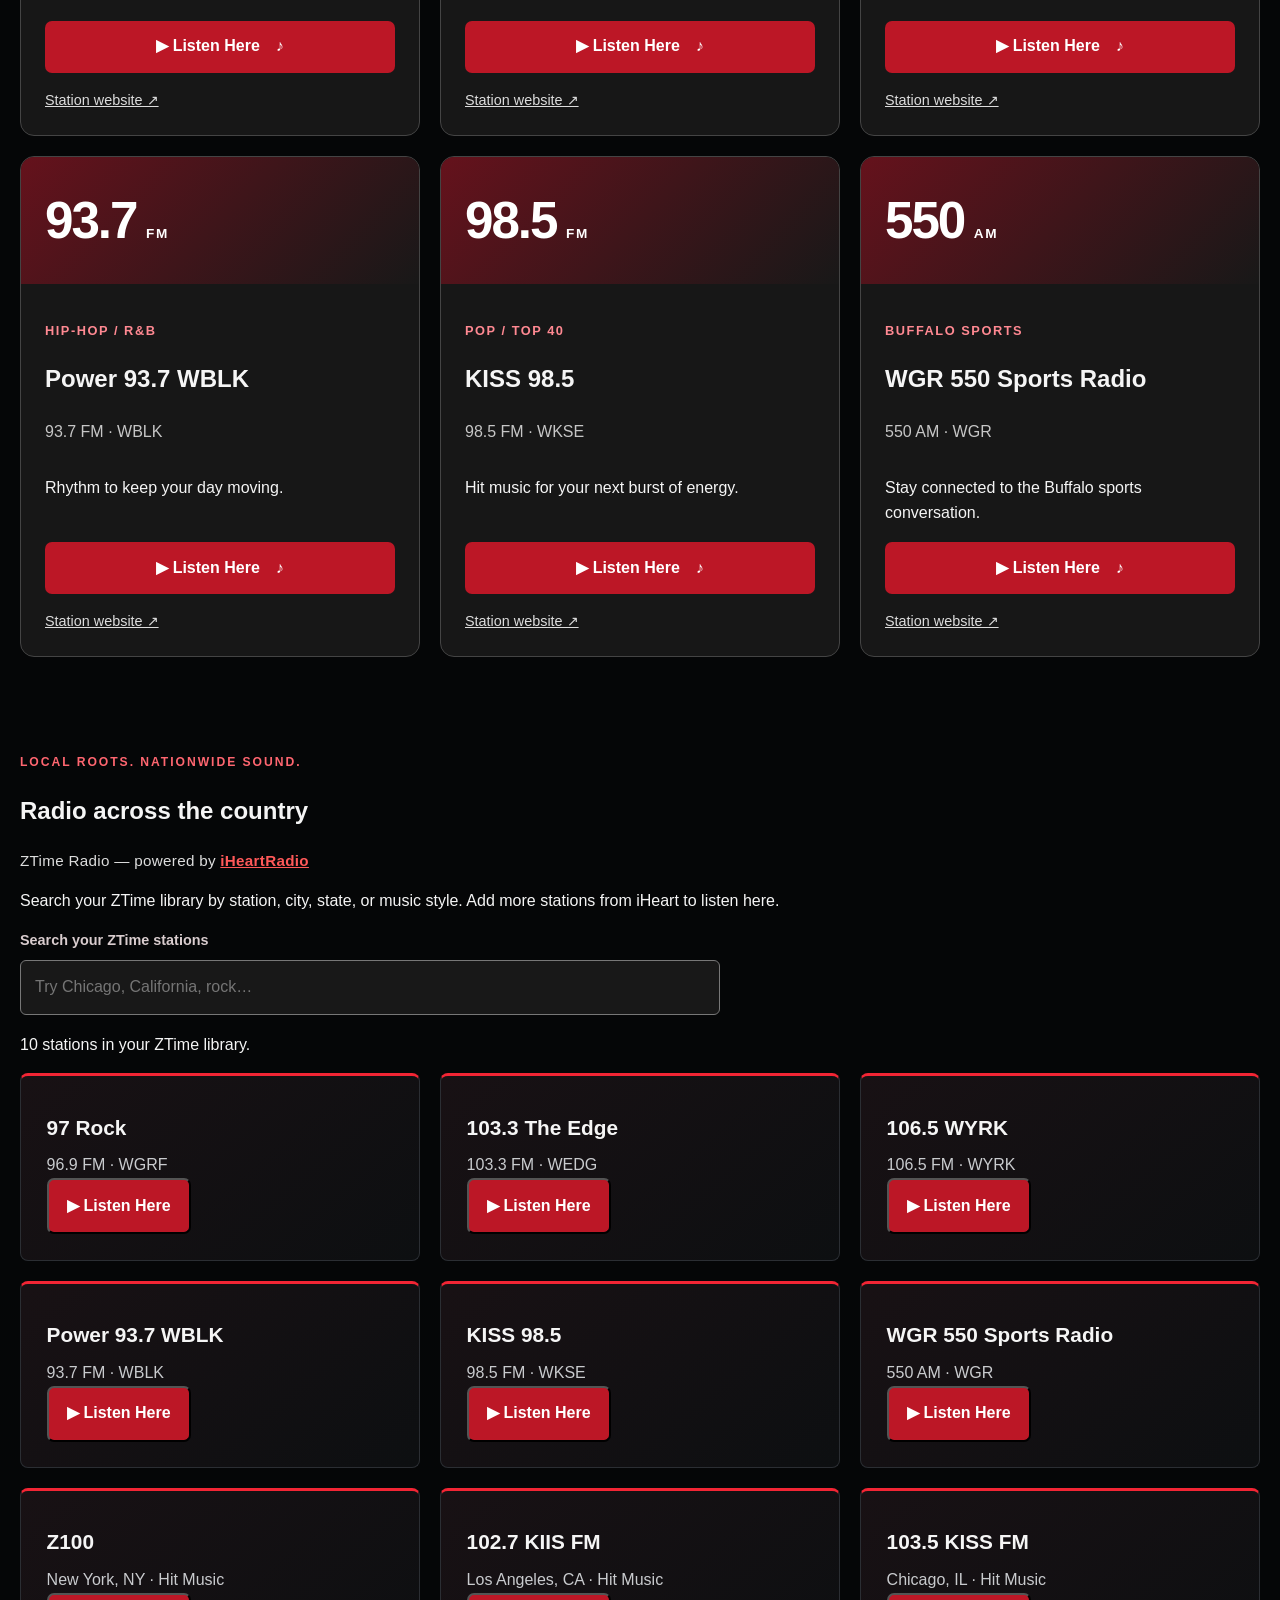
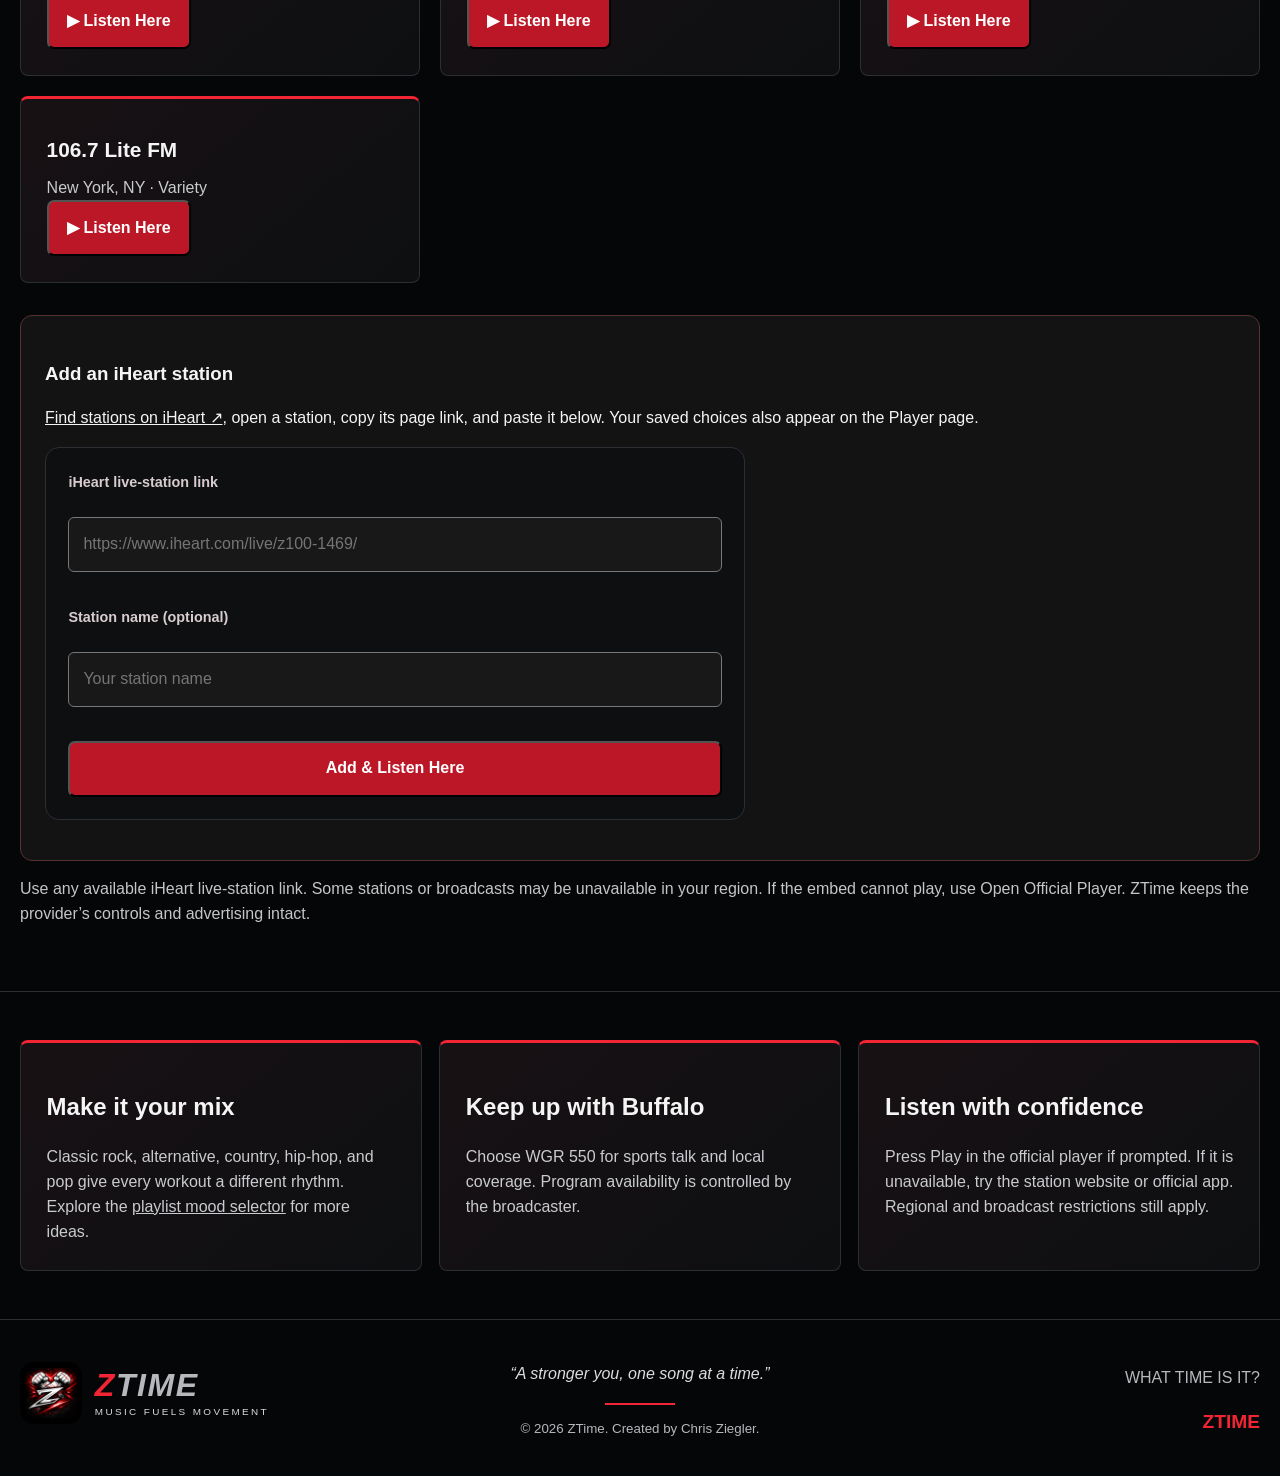
<file: radio.html>
<!doctype html>
<html lang="en">
<head>
<meta charset="utf-8">
<meta name="viewport" content="width=device-width, initial-scale=1">
<meta name="description" content="Listen to six Buffalo and Western New York stations through their official players with ZTime Local Radio.">
<title>ZTime | Radio</title>
<link rel="stylesheet" href="styles.css">
</head>
<body>
<a class="skip" href="#main">Skip to content</a>
<!-- Shared ZTime navigation -->
<header class="siteHeader"><a class="brand" href="index.html" aria-label="ZTime home"><img src="ztime-logo.png" alt="ZTime logo"><span class="brandText"><b><em>Z</em>TIME</b><small>MUSIC FUELS MOVEMENT</small></span></a><nav class="mainNav" aria-label="Main navigation"><a href="index.html">Home</a><a href="player.html">Player</a><a href="playlists.html">Playlists</a><a class="active" href="radio.html" aria-current="page">Radio</a><a href="workouts.html">Workouts</a><a href="progress.html">Progress</a><a href="community.html">Community</a><a href="about.html">About</a></nav><div id="profileControls" class="profileControls" role="group" aria-label="Profile controls"></div></header>
<main id="main"><section class="moduleHero localRadioHero"><p class="eyebrow">BUFFALO • WESTERN NEW YORK</p><h1>ZTIME <span>LOCAL RADIO</span></h1><p>Your Buffalo favorites, plus radio across the country. Your kind of energy. Find the sound that moves you, or tune in to Buffalo sports.</p><a class="outlineButton" href="player.html">Go to ZTime Player →</a></section><!-- Station selection is shared with Radio through browser-local storage. -->
<section class="moduleSection" aria-labelledby="localNowHeading">
<div class="localNow"><div><p class="eyebrow">YOUR RADIO SOUNDTRACK</p>
<h2 id="localNowHeading">Now Playing</h2>
<!-- Provider credit follows the selected station; other broadcasters retain their own branding. -->
<p id="radioProviderCredit" class="radioProviderCredit" hidden>ZTime Radio — powered by iHeartRadio</p><h3 id="localStationName">Choose your station</h3>
<p id="localStationMeta">Buffalo &amp; Western New York</p>
<p id="localStationStatus" role="status">Choose a station to listen here using its official player.</p></div>
<div class="localNowActions"><button id="loadLocalPlayer" class="radioListen" type="button" hidden>Load Station Here</button><a id="localOfficialPlayer" class="radioListen" hidden target="_blank" rel="noopener noreferrer">Open Official Player ↗</a>
<a class="outlineButton" href="radio.html">Browse Stations</a></div></div>
<!-- Official compact player stays intact, including ads, privacy and provider controls. -->
<div class="localPlaybackControls"><label for="localStationSelect">Choose a station</label><select id="localStationSelect"><option value="">Select a station</option><option value="wgrf">97 Rock — play here</option><option value="wedg">103.3 The Edge — play here</option><option value="wyrk">106.5 WYRK — play here</option><option value="wblk">Power 93.7 WBLK — play here</option><option value="wkse">KISS 98.5 — play here</option><option value="wgr">WGR 550 Sports — play here</option></select><button id="stopLocalPlayer" class="outlineButton" type="button" hidden>Close / Stop Radio</button></div>
<div id="localPlayerHost" class="localPlayerHost" hidden></div>
<p class="radioNote">All six stations can be opened here in their official players. Press Play or Listen Live inside the player, and respond to its privacy notice if prompted. KISS and WGR show their full listening pages. If playback is unavailable, use Open Official Player. Leaving this page stops audio; your station choice is remembered.</p>
<noscript><p>JavaScript is off. Listen Live links still work, but your selection cannot be remembered.</p></noscript></section><section class="moduleSection" aria-labelledby="radio-stations"><div class="sectionHeading"><div><p class="eyebrow">THE 716 LINEUP</p><h2 id="radio-stations">Tune into your hometown</h2></div></div><p class="radioNote">Listen Here loads the station’s official player on this page. Every selection is remembered by ZTime. Open Official Player remains available as a backup.</p><div class="stationGrid"><!-- Official provider player is framed intact; native href remains the no-JS fallback. -->
<article class="stationCard" data-station-card="wgrf"><div class="stationDial" aria-hidden="true">97<span>FM</span></div><div class="stationBody"><p class="stationGenre">Classic Rock</p><h3>97 Rock</h3><p class="stationFrequency">96.9 FM · WGRF</p><p>Big riffs. Buffalo roots.</p><a class="radioListen" data-station="wgrf" href="https://www.97rock.com/player/" target="_blank" rel="noopener noreferrer" aria-label="Listen to 97 Rock on this page; opens official player without JavaScript">▶ Listen Here <span aria-hidden="true">♪</span></a><a class="stationHome" href="https://www.97rock.com/" target="_blank" rel="noopener noreferrer">Station website ↗</a></div></article><!-- Official provider player is framed intact; native href remains the no-JS fallback. -->
<article class="stationCard" data-station-card="wedg"><div class="stationDial" aria-hidden="true">103.3<span>FM</span></div><div class="stationBody"><p class="stationGenre">Alternative Rock</p><h3>103.3 The Edge</h3><p class="stationFrequency">103.3 FM · WEDG</p><p>Find the edge of your next session.</p><a class="radioListen" data-station="wedg" href="https://player.listenlive.co/22061" target="_blank" rel="noopener noreferrer" aria-label="Listen to 103.3 The Edge on this page; opens official player without JavaScript">▶ Listen Here <span aria-hidden="true">♪</span></a><a class="stationHome" href="https://www.wedg.com/" target="_blank" rel="noopener noreferrer">Station website ↗</a></div></article><!-- Official Amperwave compact player; native href remains the no-JS fallback. -->
<article class="stationCard" data-station-card="wyrk"><div class="stationDial" aria-hidden="true">106.5<span>FM</span></div><div class="stationBody"><p class="stationGenre">Country</p><h3>106.5 WYRK</h3><p class="stationFrequency">106.5 FM · WYRK</p><p>Country favorites for the long haul.</p><a class="radioListen" data-station="wyrk" href="https://wyrk.com/listen-live/" target="_blank" rel="noopener noreferrer" aria-label="Listen to 106.5 WYRK on this page; opens official player without JavaScript">▶ Listen Here <span aria-hidden="true">♪</span></a><a class="stationHome" href="https://wyrk.com/" target="_blank" rel="noopener noreferrer">Station website ↗</a></div></article><!-- Official Amperwave compact player; native href remains the no-JS fallback. -->
<article class="stationCard" data-station-card="wblk"><div class="stationDial" aria-hidden="true">93.7<span>FM</span></div><div class="stationBody"><p class="stationGenre">Hip-Hop / R&amp;B</p><h3>Power 93.7 WBLK</h3><p class="stationFrequency">93.7 FM · WBLK</p><p>Rhythm to keep your day moving.</p><a class="radioListen" data-station="wblk" href="https://wblk.com/listen-live/" target="_blank" rel="noopener noreferrer" aria-label="Listen to Power 93.7 WBLK on this page; opens official player without JavaScript">▶ Listen Here <span aria-hidden="true">♪</span></a><a class="stationHome" href="https://wblk.com/" target="_blank" rel="noopener noreferrer">Station website ↗</a></div></article><!-- Official provider player is framed intact; native href remains the no-JS fallback. -->
<article class="stationCard" data-station-card="wkse"><div class="stationDial" aria-hidden="true">98.5<span>FM</span></div><div class="stationBody"><p class="stationGenre">Pop / Top 40</p><h3>KISS 98.5</h3><p class="stationFrequency">98.5 FM · WKSE</p><p>Hit music for your next burst of energy.</p><a class="radioListen" data-station="wkse" href="https://www.audacy.com/stations/kiss985" target="_blank" rel="noopener noreferrer" aria-label="Listen to KISS 98.5 on this page; opens official player without JavaScript">▶ Listen Here <span aria-hidden="true">♪</span></a><a class="stationHome" href="https://www.audacy.com/kiss985" target="_blank" rel="noopener noreferrer">Station website ↗</a></div></article><!-- Official provider player is framed intact; native href remains the no-JS fallback. -->
<article class="stationCard" data-station-card="wgr"><div class="stationDial" aria-hidden="true">550<span>AM</span></div><div class="stationBody"><p class="stationGenre">Buffalo Sports</p><h3>WGR 550 Sports Radio</h3><p class="stationFrequency">550 AM · WGR</p><p>Stay connected to the Buffalo sports conversation.</p><a class="radioListen" data-station="wgr" href="https://www.audacy.com/stations/wgr550" target="_blank" rel="noopener noreferrer" aria-label="Listen to WGR 550 Sports Radio on this page; opens official player without JavaScript">▶ Listen Here <span aria-hidden="true">♪</span></a><a class="stationHome" href="https://www.audacy.com/wgr550" target="_blank" rel="noopener noreferrer">Station website ↗</a></div></article></div></section><!-- Nationwide discovery uses official iHeart station links and public widgets. -->
<section class="moduleSection" aria-labelledby="nationwideHeading"><p class="eyebrow">LOCAL ROOTS. NATIONWIDE SOUND.</p><h2 id="nationwideHeading">Radio across the country</h2><p class="radioProviderCredit">ZTime Radio — powered by <a href="https://www.iheart.com/" target="_blank" rel="noopener noreferrer">iHeartRadio</a></p><p>Search your ZTime library by station, city, state, or music style. Add more stations from iHeart to listen here.</p>
<label for="radioSearch">Search your ZTime stations</label><input class="radioInput" id="radioSearch" type="search" placeholder="Try Chicago, California, rock…"><p id="radioSearchStatus" role="status"></p><div id="nationalStationResults" class="stationGrid"></div>
<div class="radioAdd"><h3>Add an iHeart station</h3><p><a href="https://www.iheart.com/live/" target="_blank" rel="noopener noreferrer">Find stations on iHeart ↗</a>, open a station, copy its page link, and paste it below. Your saved choices also appear on the Player page.</p>
<form id="addRadioForm"><label for="iheartStationUrl">iHeart live-station link</label><input class="radioInput" id="iheartStationUrl" type="url" required placeholder="https://www.iheart.com/live/z100-1469/"><label for="iheartStationLabel">Station name (optional)</label><input class="radioInput" id="iheartStationLabel" type="text" maxlength="80" placeholder="Your station name"><button class="radioListen" type="submit">Add &amp; Listen Here</button></form><p id="addRadioStatus" role="status"></p></div>
<p class="radioNote">Use any available iHeart live-station link. Some stations or broadcasts may be unavailable in your region. If the embed cannot play, use Open Official Player. ZTime keeps the provider’s controls and advertising intact.</p><noscript><p><a href="https://www.iheart.com/live/">Browse iHeart live radio</a>. Enable JavaScript to save and play stations here.</p></noscript></section>
<section class="moduleSection learningSection"><div class="guideGrid"><article class="guideCard"><h2>Make it your mix</h2><p>Classic rock, alternative, country, hip-hop, and pop give every workout a different rhythm. Explore the <a href="playlists.html">playlist mood selector</a> for more ideas.</p></article><article class="guideCard"><h2>Keep up with Buffalo</h2><p>Choose WGR 550 for sports talk and local coverage. Program availability is controlled by the broadcaster.</p></article><article class="guideCard"><h2>Listen with confidence</h2><p>Press Play in the official player if prompted. If it is unavailable, try the station website or official app. Regional and broadcast restrictions still apply.</p></article></div></section></main>
<!-- Shared ZTime footer -->
<footer class="siteFooter"><a class="brand footerBrand" href="index.html"><img src="ztime-logo.png" alt="ZTime logo"><span class="brandText"><b><em>Z</em>TIME</b><small>MUSIC FUELS MOVEMENT</small></span></a><div class="footerQuote">
<p>“A stronger you, one song at a time.”</p>
<span></span><small>© 2026 ZTime. Created by Chris Ziegler.</small>
</div>
<div class="footerLinks">
<p>WHAT TIME IS IT?</p>
<strong>ZTIME</strong>
</div></footer><script src="app.js"></script>
</body>
</html>
</file>
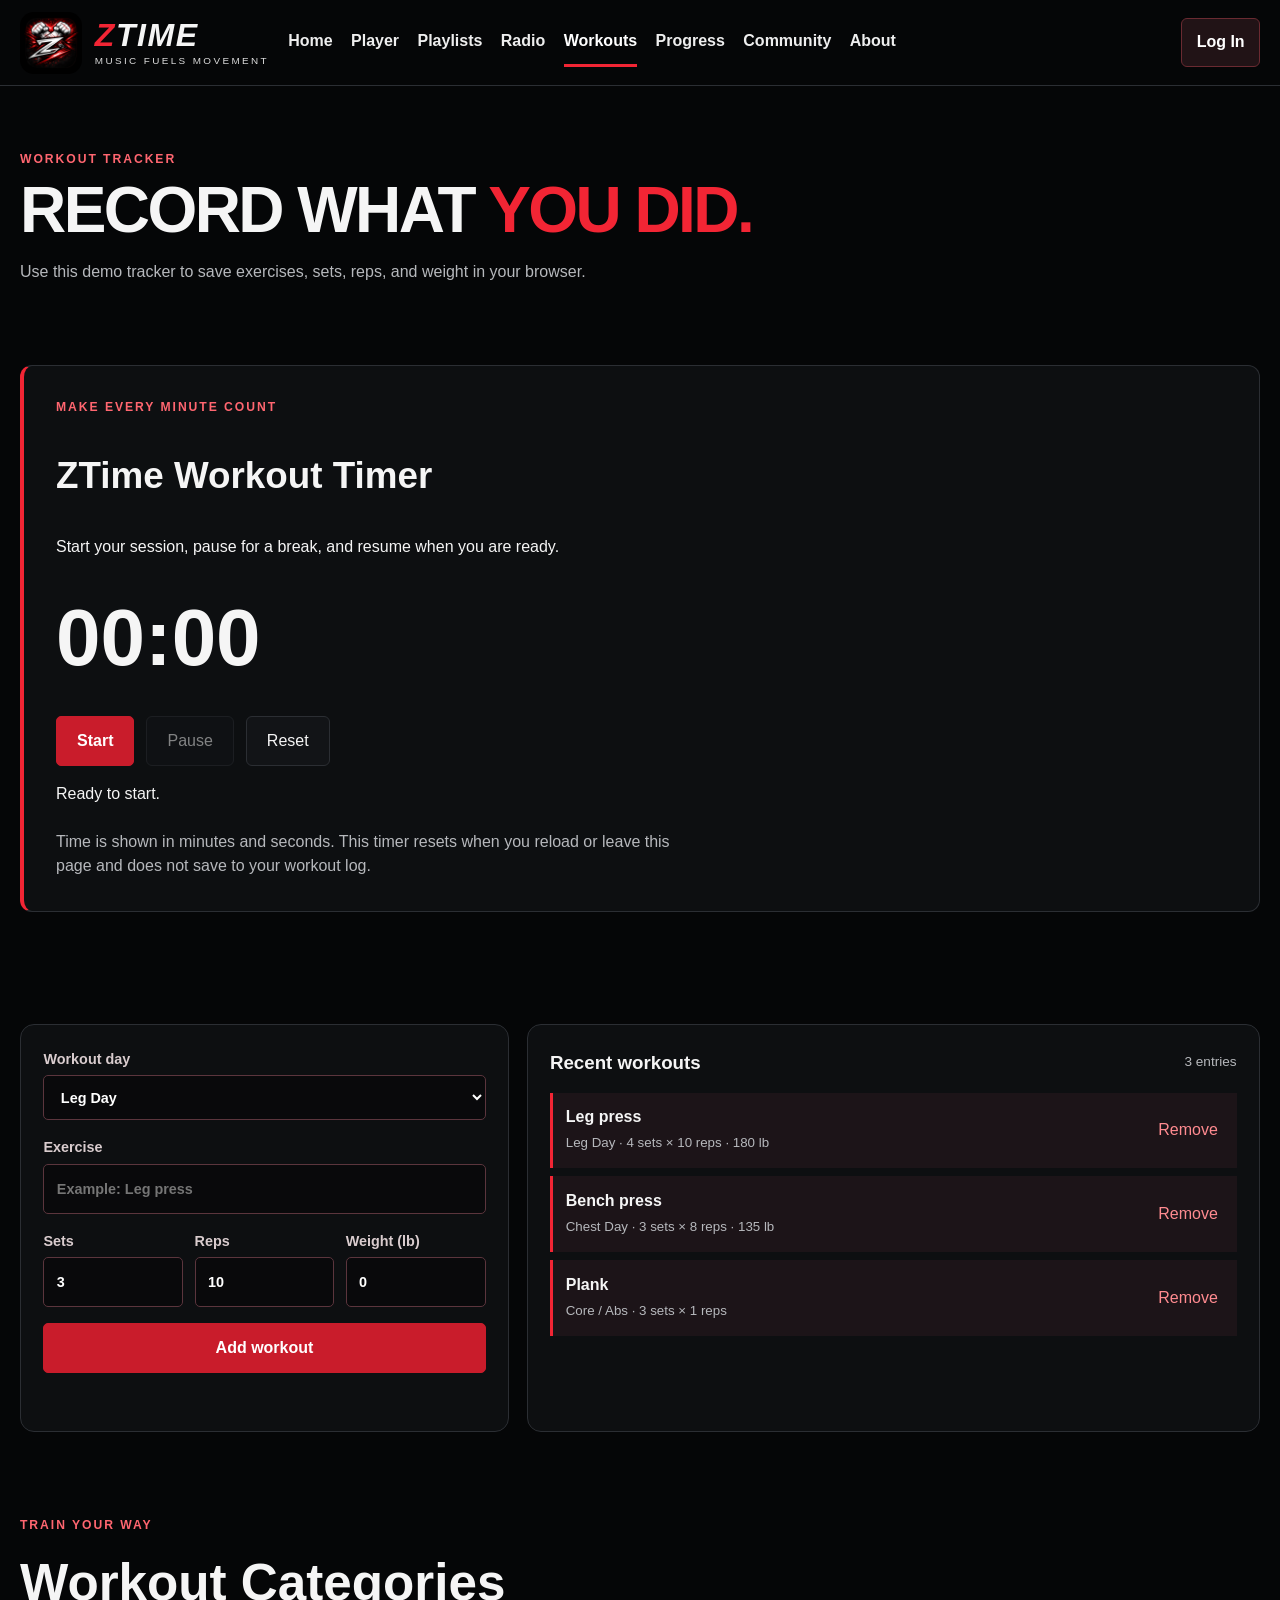
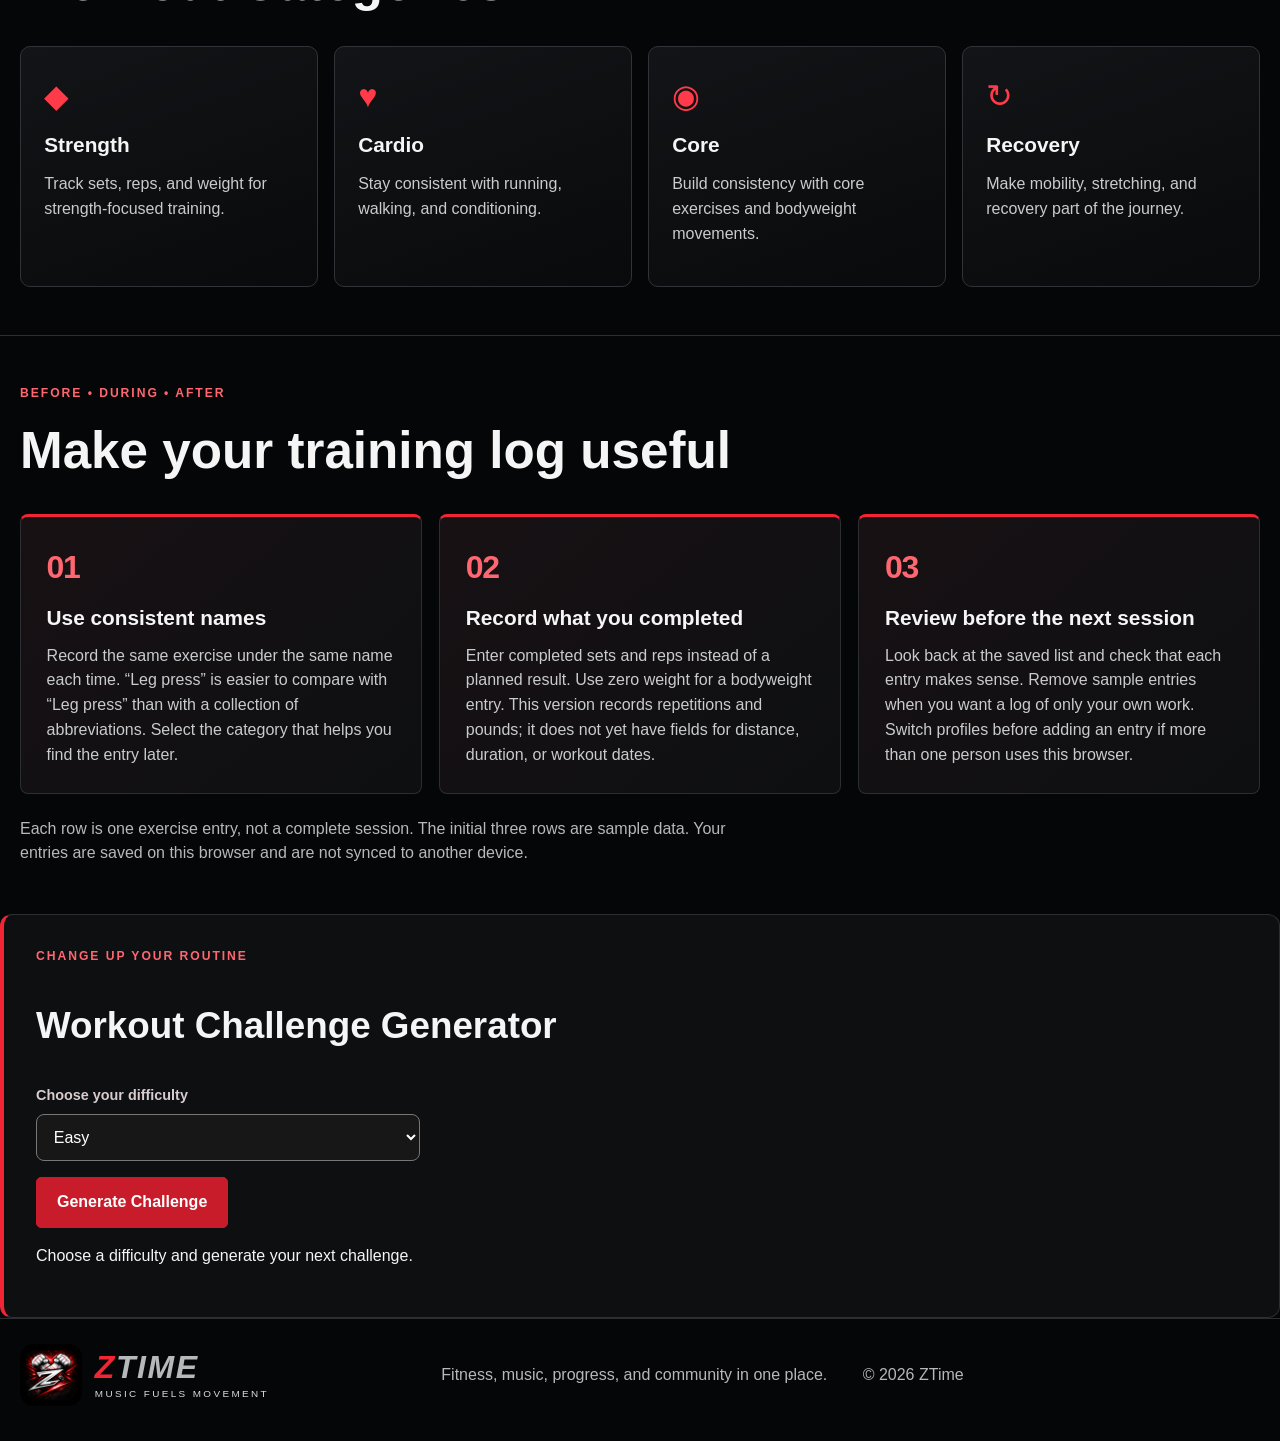
<file: workouts.html>
<!doctype html>
<html lang="en">
<head>
  <meta charset="utf-8">
  <meta name="viewport" content="width=device-width, initial-scale=1">
  <meta name="description" content="Record workouts with the ZTime workout tracker.">
  <title>ZTime | Workouts</title>
  <link rel="stylesheet" href="styles.css">
</head>
<body>
  <a class="skip" href="#main">Skip to content</a>
  <!-- Main site header and navigation -->
<header class="siteHeader">
    <a class="brand" href="index.html"><img src="ztime-logo.png" alt="ZTime logo"><span class="brandText"><b><em>Z</em>TIME</b><small>MUSIC FUELS MOVEMENT</small></span></a>
    <nav class="mainNav" aria-label="Main navigation">
      <a href="index.html">Home</a>
      <a href="player.html">Player</a>
      <a href="playlists.html">Playlists</a>
      <a href="radio.html">Radio</a>
      <a class="active" href="workouts.html" aria-current="page">Workouts</a>
      <a href="progress.html">Progress</a>
      <a href="community.html">Community</a>
      <a href="about.html">About</a>
    </nav>
    <div id="profileControls" class="profileControls" role="group" aria-label="Profile controls"></div>
  </header>
  <!-- Main page content -->
<main id="main"><section class="pageIntro"><p class="eyebrow">WORKOUT TRACKER</p>
<h1>RECORD WHAT <span>YOU DID.</span>
</h1>
<p>Use this demo tracker to save exercises, sets, reps, and weight in your browser.</p></section>
<!-- Module 5: count-up workout timer with keyboard-accessible controls. -->
<section class="moduleSection" aria-labelledby="workout-timer-title">
  <div class="module5Card" id="workoutTimerCard">
    <p class="eyebrow">MAKE EVERY MINUTE COUNT</p>
    <h2 id="workout-timer-title">ZTime Workout Timer</h2>
    <p>Start your session, pause for a break, and resume when you are ready.</p>
    <p id="workoutTimerDisplay" class="timerDisplay" role="timer" aria-label="Elapsed workout time">00:00</p>
    <div class="module5Controls" role="group" aria-label="Workout timer controls">
      <button class="primary" id="startWorkoutTimer" type="button">Start</button>
      <button id="pauseWorkoutTimer" type="button" disabled>Pause</button>
      <button id="resetWorkoutTimer" type="button">Reset</button>
    </div>
    <p id="workoutTimerStatus" role="status">Ready to start.</p>
    <p class="sectionNote">Time is shown in minutes and seconds. This timer resets when you reload or leave this page and does not save to your workout log.</p>
    <noscript><p>Enable JavaScript to use the workout timer.</p></noscript>
  </div>
</section>
<section><h2 class="visuallyHidden">Record and review exercises</h2>
<div class="twoCol">
<form id="workoutForm">
<label>Workout day<select id="day"><option>Leg Day</option>
<option>Back Day</option>
<option>Chest Day</option>
<option>Core / Abs</option>
<option>Arms / Shoulders</option>
<option>Cardio</option></select></label><label>Exercise<input id="exercise" required placeholder="Example: Leg press"></label><div class="fields">
<label>Sets<input id="sets" type="number" min="1" value="3" required></label><label>Reps<input id="reps" type="number" min="1" value="10" required></label><label>Weight (lb)<input id="weight" type="number" min="0" value="0" required></label>
</div>
<button class="primary" type="submit">Add workout</button><p id="workoutMessage" role="status"></p>
</form>
<div class="list">
<div class="listHead">
<h3>Recent workouts</h3>
<span id="workoutCount"></span>
</div>
<ul id="workoutList"></ul>
</div>
</div></section><section class="moduleSection compactSection" aria-labelledby="workout-types"><div class="sectionHeading"><div>
<p class="eyebrow">TRAIN YOUR WAY</p>
<h2 id="workout-types">Workout Categories</h2>
</div></div>
<div class="contentCards">
<article class="contentCard"><span class="cardIcon" aria-hidden="true">◆</span><h3>Strength</h3>
<p>Track sets, reps, and weight for strength-focused training.</p></article><article class="contentCard"><span class="cardIcon" aria-hidden="true">♥</span><h3>Cardio</h3>
<p>Stay consistent with running, walking, and conditioning.</p></article><article class="contentCard"><span class="cardIcon" aria-hidden="true">◉</span><h3>Core</h3>
<p>Build consistency with core exercises and bodyweight movements.</p></article><article class="contentCard"><span class="cardIcon" aria-hidden="true">↻</span><h3>Recovery</h3>
<p>Make mobility, stretching, and recovery part of the journey.</p></article>
</div></section><section class="moduleSection learningSection"><div class="sectionHeading"><div>
<p class="eyebrow">BEFORE • DURING • AFTER</p>
<h2>Make your training log useful</h2>
</div></div>
<div class="guideGrid">
<article class="guideCard"><span class="stepNumber" aria-hidden="true">01</span><h3>Use consistent names</h3>
<p>Record the same exercise under the same name each time. “Leg press” is easier to compare with “Leg press” than with a collection of abbreviations. Select the category that helps you find the entry later.</p></article><article class="guideCard"><span class="stepNumber" aria-hidden="true">02</span><h3>Record what you completed</h3>
<p>Enter completed sets and reps instead of a planned result. Use zero weight for a bodyweight entry. This version records repetitions and pounds; it does not yet have fields for distance, duration, or workout dates.</p></article><article class="guideCard"><span class="stepNumber" aria-hidden="true">03</span><h3>Review before the next session</h3>
<p>Look back at the saved list and check that each entry makes sense. Remove sample entries when you want a log of only your own work. Switch profiles before adding an entry if more than one person uses this browser.</p></article>
</div>
<p class="sectionNote">Each row is one exercise entry, not a complete session. The initial three rows are sample data. Your entries are saved on this browser and are not synced to another device.</p></section>
<!-- Module 5 enhanced: difficulty-based random workout challenges. -->
<section class="moduleSection module5Card" aria-labelledby="challengeTitle">
<p class="eyebrow">CHANGE UP YOUR ROUTINE</p><h2 id="challengeTitle">Workout Challenge Generator</h2>
<label for="challengeDifficulty">Choose your difficulty</label>
<select id="challengeDifficulty"><option value="Easy">Easy</option><option value="Moderate">Moderate</option><option value="Hard">Hard</option></select>
<div class="module5Controls"><button id="generateChallenge" class="primary" type="button">Generate Challenge</button></div>
<p id="challengeResult" role="status" aria-atomic="true">Choose a difficulty and generate your next challenge.</p>
<noscript><p>Enable JavaScript to generate challenges.</p></noscript></section>
</main>
  <!-- Site footer -->
<footer><a class="brand" href="index.html"><img src="ztime-logo.png" alt="ZTime logo"><span class="brandText"><b><em>Z</em>TIME</b><small>MUSIC FUELS MOVEMENT</small></span></a><p>Fitness, music, progress, and community in one place.</p>
<p>© 2026 ZTime</p></footer>
<script src="app.js"></script>
</body>
</html>
</file>
<file: styles.css>
/* ZTIME MODULE 4
   1. Brand tokens and base styles
   2. Shared navigation, hero, cards, and footer
   3. Existing player, tracker, community, profiles, and About
   4. Module 4 banner and editorial grids
   5. Consolidated responsive and accessibility rules
*/

:root{
  --bg:#050607;
  --panel:#0d0f11;
  --panel2:#121417;
  --red:#f22534;
  --red2:#ff3b49;
  --text:#f5f5f5;
  --muted:#b6b8bc;
  --line:#2b2e33;
  --max:1500px;
}
*{box-sizing:border-box}
html{scroll-behavior:smooth}
body{
  margin:0;
  background:var(--bg);
  color:var(--text);
  font:16px/1.55 Arial,Helvetica,sans-serif;
}
a{color:inherit}
button,a{font:inherit}
button{cursor:pointer}
.skip{position:absolute;left:-9999px}
.skip:focus{left:1rem;top:1rem;background:#fff;color:#000;padding:.75rem 1rem;z-index:1000}
.visuallyHidden{position:absolute;width:1px;height:1px;padding:0;margin:-1px;overflow:hidden;clip:rect(0,0,0,0);white-space:nowrap;border:0}

/* Header */
.siteHeader,header{
  min-height:86px;
  padding:0 max(1.25rem,calc((100% - var(--max))/2));
  display:flex;
  align-items:center;
  justify-content:space-between;
  gap:2rem;
  background:#060708f5;
  border-bottom:1px solid var(--line);
  position:sticky;
  top:0;
  z-index:50;
}
.brand,.logo{
  display:flex;
  align-items:center;
  gap:.8rem;
  text-decoration:none;
  flex:none;
}
.brand img,.logo img{width:62px;height:62px;object-fit:cover;border-radius:14px}
.brandText{display:grid;line-height:1}
.brandText b{font-size:2rem;letter-spacing:.05em;font-style:italic}
.brandText em{color:var(--red);font-style:italic}
.brandText small{font-size:.62rem;letter-spacing:.24em;margin-top:.35rem;color:#ddd}
.logo span{font-weight:900;letter-spacing:.06em;font-size:1.4rem}
.logo span strong{color:var(--red)}
.mainNav,nav{display:flex;align-items:center;gap:2rem}
.mainNav a,nav a{
  color:#eee;
  text-decoration:none;
  font-weight:700;
  padding:2rem 0 1.65rem;
  border-bottom:3px solid transparent;
}
.mainNav a:hover,.mainNav a.active,nav a:hover,nav a.active{color:#fff;border-bottom-color:var(--red)}
header>button{
  border:1px solid #6a2a31;
  border-radius:5px;
  padding:.7rem 1rem;
  color:#fff;
  background:#211316;
}

/* Homepage hero */
.homeHero{
  max-width:var(--max);
  margin:auto;
  min-height:620px;
  display:grid;
  grid-template-columns:.95fr 1.25fr;
  border-bottom:1px solid var(--line);
}
.heroCopy{
  padding:4.25rem 3rem 3.5rem 1.25rem;
  background:
    radial-gradient(circle at 20% 25%,rgba(242,37,52,.08),transparent 32%),
    linear-gradient(90deg,#050607 0%,#070809 90%,transparent 100%);
  position:relative;
  z-index:2;
}
.heroKicker{letter-spacing:.32em;font-weight:800;margin:0 0 .7rem;color:#e8e8ea}
.heroCopy h1{
  font-size:clamp(5rem,10vw,8.6rem);
  line-height:.75;
  margin:.15rem 0 .65rem;
  letter-spacing:-.065em;
  font-weight:950;
}
.heroCopy h1 span{color:var(--red)}
.heroTagline{color:var(--red2);letter-spacing:.22em;font-size:1.45rem;margin:.5rem 0 1.2rem}
.heroIntro{max-width:620px;font-size:1.08rem;color:#ededee;margin:0 0 .65rem}
.creator{font-size:1.05rem;margin:.7rem 0}
.creator strong{color:var(--red2)}
.accentLine{width:66px;height:3px;background:var(--red);margin:1.2rem 0}
.welcomeCopy{max-width:620px;font-style:italic;font-size:1.05rem;color:#d0d1d4}
.heroButton{
  display:inline-flex;
  align-items:center;
  gap:1rem;
  margin-top:1rem;
  padding:1rem 1.4rem;
  background:var(--red);
  border:1px solid var(--red);
  border-radius:5px;
  text-decoration:none;
  font-weight:900;
  letter-spacing:.04em;
}
.heroButton:hover{background:#ff3343}
.heroVisual{min-height:620px;overflow:hidden;position:relative;background:#13090b}
.heroVisual::after{
  content:"";
  position:absolute;inset:0;
  background:linear-gradient(90deg,#050607 0%,transparent 24%,rgba(0,0,0,.06) 70%,rgba(0,0,0,.25) 100%);
  pointer-events:none;
}
.heroVisual img{width:100%;height:100%;object-fit:cover;object-position:center;display:block;filter:saturate(.95) contrast(1.08) brightness(.85)}

/* Homepage quick-access cards */
.featureStrip{
  max-width:var(--max);
  margin:0 auto;
  padding:1.6rem 1.25rem 1.9rem;
  display:grid;
  grid-template-columns:repeat(7,1fr);
  gap:.7rem;
  background:#08090a;
}
.featureCard{
  min-height:250px;
  display:flex;
  flex-direction:column;
  align-items:center;
  text-align:center;
  padding:1.35rem .75rem 1rem;
  border:1px solid #33363a;
  background:linear-gradient(180deg,#0e1012,#090a0b);
  border-radius:7px;
}
.featureIcon{
  height:64px;
  display:grid;
  place-items:center;
  color:var(--red2);
  font-size:2.4rem;
  font-weight:900;
}
.featureCard h3{font-size:1rem;letter-spacing:.05em;margin:.45rem 0}
.featureCard p{color:#d1d2d4;margin:.25rem 0 1rem;font-size:.92rem;min-height:3em}
.featureCard a{
  width:100%;
  margin-top:auto;
  border:1px solid var(--red);
  color:var(--red2);
  padding:.65rem .5rem;
  border-radius:4px;
  font-size:.75rem;
  font-weight:900;
  text-decoration:none;
}
.featureCard a:hover{background:var(--red);color:#fff}

/* Footer */
.siteFooter,footer{
  max-width:var(--max);
  margin:auto;
  padding:1.6rem 1.25rem 2.2rem;
  border-top:1px solid var(--line);
  display:grid;
  grid-template-columns:1fr 1fr 1fr;
  gap:1.5rem;
  align-items:center;
  color:var(--muted);
}
.footerBrand{justify-self:start}
.footerQuote{text-align:center}
.footerQuote p{font-style:italic;color:#ddd}
.footerQuote span{display:block;width:70px;height:2px;background:var(--red);margin:.7rem auto}
.footerLinks{text-align:right}
.footerLinks span{color:var(--red);font-size:1.2rem}

/* Shared inner-page layout */
main:not(:has(.homeHero)){max-width:var(--max);margin:auto}
section{padding:4rem 1.25rem}
.sectionTitle{margin-bottom:1.8rem}
.sectionTitle p,.eyebrow{margin:0 0 .5rem;color:#ff6670;font-size:.76rem;font-weight:800;letter-spacing:.16em}
.sectionTitle h1,.sectionTitle h2{font-size:clamp(2.3rem,4vw,4rem);line-height:1;margin:0}
.pageHero{text-align:center;padding-top:4rem}
.pageHero .logoBig{width:min(240px,65vw);border-radius:28px}
.construction{max-width:800px;margin:0 auto;text-align:center}
.construction h1{font-size:clamp(3rem,7vw,6rem);margin:.3rem 0}
.construction p{color:var(--muted);font-size:1.05rem}

.player{display:grid;grid-template-columns:220px 1fr 300px;gap:2rem;align-items:center;background:linear-gradient(135deg,#201217,#0d0c0e);border:1px solid var(--line);border-radius:18px;padding:1.8rem}
.cover{aspect-ratio:1;display:grid;place-content:center;border-radius:12px;font-size:8rem;font-weight:900;font-style:italic;background:radial-gradient(circle,#ed3038,transparent 55%),#260c11}
.now h3{font-size:2rem;margin:.2rem 0}
.now p{color:var(--muted)}
.timeline{height:5px;background:#4c3036;margin:1rem 0}
.timeline i{display:block;width:35%;height:100%;background:var(--red)}
.controls{display:flex;gap:.6rem}
.controls button{width:46px;height:46px;border-radius:50%;border:1px solid #61414a;background:transparent;color:#fff}
.controls #play{background:var(--red);border:0}
.queue{display:grid;gap:.45rem}
.queue button{display:flex;justify-content:space-between;gap:1rem;padding:.8rem;border:1px solid #4c2930;border-radius:6px;background:#28171c;color:#fff}
.queue button.active{border-color:var(--red)}
.queue span,.queue small{color:var(--muted)}

.twoCol{display:grid;grid-template-columns:.8fr 1.2fr;gap:1.1rem}
form,.list,.forum{padding:1.4rem;border:1px solid var(--line);border-radius:14px;background:var(--panel)}
form{display:grid;gap:1rem}
label{display:grid;gap:.35rem;color:#d9ccce;font-size:.9rem;font-weight:700}
input,select,textarea{width:100%;padding:.78rem;background:#09090b;color:#fff;border:1px solid #5b353d;border-radius:5px;font:inherit}
input:focus,select:focus,textarea:focus{outline:2px solid var(--red);outline-offset:2px}
.fields{display:grid;grid-template-columns:repeat(3,1fr);gap:.7rem}
.primary{background:var(--red)!important;border:1px solid var(--red)!important;border-radius:5px;padding:.75rem 1rem;color:#fff;text-decoration:none;font-weight:800}
form>p{min-height:1.2em;color:#ff8187;margin:0}
.listHead{display:flex;align-items:center;justify-content:space-between}
.listHead h3,form h3{margin:0}
.listHead span{color:var(--muted);font-size:.85rem}
ul{list-style:none;padding:0;margin:1rem 0 0;display:grid;gap:.55rem}
li{display:grid;grid-template-columns:1fr auto;gap:.5rem;align-items:center;background:#1c1418;border-left:3px solid var(--red);padding:.8rem}
li p{margin:0;font-weight:700}
li small{color:var(--muted)}
li button{border:0;background:transparent;color:#ff8b90}

.stats{display:grid;grid-template-columns:repeat(4,1fr);gap:1rem}
.stats article{min-height:145px;padding:1.3rem;border:1px solid var(--line);border-radius:13px;background:linear-gradient(145deg,#1b1316,#0e0d0f);display:flex;flex-direction:column;justify-content:flex-end}
.stats span,.stats small{color:var(--muted)}
.stats b{font-size:1.65rem;margin:.3rem 0}
.stats article div{height:5px;background:#443036}
.stats article div i{display:block;width:60%;height:100%;background:var(--red)}

.community{grid-template-columns:1.2fr .8fr}
.forum{display:grid;gap:.7rem}
.forum article{display:grid;grid-template-columns:46px 1fr;gap:1rem;background:#1c1418;padding:.9rem;border-radius:8px}
.forum article>b{width:46px;height:46px;border-radius:50%;display:grid;place-content:center;background:#68151e}
.forum h3{margin:.15rem 0;font-size:1rem}
.forum p{color:var(--muted);margin:0}
.forum small{color:#ff6d73}
.community textarea{min-height:90px;resize:vertical}
.note{color:var(--muted);font-size:.82rem}
dialog{max-width:430px;width:calc(100% - 2rem);padding:0;background:#121014;color:#fff;border:1px solid #63333c;border-radius:14px}
dialog::backdrop{background:#000c}
dialog form{position:relative;padding:2rem;border:0}
.close{position:absolute;right:.8rem;top:.5rem;border:0;background:none;color:#fff;font-size:1.8rem}






/* ZTime profile login, logout, and profile switching */
.profileControls{
  display:flex;
  align-items:center;
  gap:.55rem;
  flex:none;
}
.loginButton,.logoutButton,.activeProfileButton,.profileLoginButton{
  border:1px solid #6a2a31;
  border-radius:6px;
  color:#fff;
  background:#211316;
  font-weight:800;
}
.loginButton,.logoutButton{padding:.68rem .9rem}
.loginButton:hover,.logoutButton:hover,.profileLoginButton:hover{background:#3a171d}
.activeProfileButton{
  display:flex;
  align-items:center;
  gap:.55rem;
  padding:.42rem .7rem .42rem .42rem;
}
.profileAvatar{
  width:34px;
  height:34px;
  display:grid;
  place-items:center;
  border-radius:50%;
  background:var(--red);
  color:#fff;
  font-size:.76rem;
  font-weight:900;
}
.profileName{max-width:110px;overflow:hidden;text-overflow:ellipsis;white-space:nowrap}
.profileDialog{
  width:min(620px,calc(100% - 2rem));
  max-width:620px;
  border:1px solid #5a252c;
  border-radius:14px;
  padding:0;
  color:var(--text);
  background:#0c0d0f;
}
.profileDialog::backdrop{background:rgba(0,0,0,.78)}
.profileDialogInner{padding:2rem;position:relative}
.profileDialogInner h2{font-size:2rem;margin:.2rem 0 .65rem}
.profileDialogInner h3{margin:.25rem 0 .85rem}
.profileDialogClose{
  position:absolute;
  top:.65rem;
  right:.85rem;
  border:0;
  background:transparent;
  color:#fff;
  font-size:2rem;
}
.profileNote{color:var(--muted);margin:0 0 1.4rem}
.savedProfilesSection{margin-top:1rem}
#savedProfiles{display:grid;gap:.65rem}
.savedProfileRow{
  display:flex;
  align-items:center;
  justify-content:space-between;
  gap:1rem;
  padding:.8rem;
  border:1px solid #33363a;
  border-radius:8px;
  background:#121417;
}
.savedProfileIdentity{display:flex;align-items:center;gap:.7rem}
.savedProfileIdentity div{display:grid}
.savedProfileIdentity small{color:var(--muted)}
.profileLoginButton{padding:.6rem .8rem}
.profileLoginButton:disabled{opacity:.5;cursor:default}
.emptyProfiles{color:var(--muted);padding:.8rem;border:1px dashed #3c3f43;border-radius:8px}
.profileDivider{display:flex;align-items:center;gap:1rem;margin:1.4rem 0;color:#777}
.profileDivider::before,.profileDivider::after{content:"";height:1px;background:#31343a;flex:1}
.createProfileForm{padding:0;border:0;background:transparent}
.createProfileForm p{min-height:1.2em;color:#ff8187}

/* Personal About page */
.aboutPage{max-width:var(--max);margin:auto}
.aboutHero{
  min-height:430px;
  display:grid;
  grid-template-columns:1.3fr .7fr;
  align-items:center;
  gap:3rem;
  padding:4.5rem 1.25rem 3.5rem;
  background:
    radial-gradient(circle at 80% 45%,rgba(242,37,52,.16),transparent 24%),
    linear-gradient(135deg,#090a0b,#050607);
  border-bottom:1px solid var(--line);
}
.aboutHeroCopy h1{
  font-size:clamp(3.6rem,7vw,6.8rem);
  line-height:.9;
  letter-spacing:-.055em;
  margin:.3rem 0 1.2rem;
}
.aboutHeroCopy h1 span{color:var(--red)}
.aboutLead{max-width:760px;font-size:1.2rem;color:#ddd}
.aboutLogoWrap{display:grid;place-items:center}
.aboutLogoWrap img{
  width:min(330px,80vw);
  border-radius:28px;
  box-shadow:0 35px 90px rgba(0,0,0,.65),0 0 80px rgba(242,37,52,.12);
}
.aboutStory{
  display:grid;
  grid-template-columns:repeat(3,1fr);
  gap:1rem;
  padding:2rem 1.25rem 3rem;
}
.aboutStory article{
  padding:1.6rem;
  border:1px solid #303338;
  border-radius:10px;
  background:linear-gradient(180deg,#101214,#090a0b);
}
.aboutStory h2{font-size:1.7rem;margin:.25rem 0 1rem}
.aboutStory p{color:#d0d1d4}
.aboutStory strong{color:#fff}
.ztimeCallout{
  margin:0 1.25rem 4rem;
  padding:3.5rem 1.5rem;
  text-align:center;
  border:1px solid #66232c;
  border-radius:14px;
  background:
    radial-gradient(circle at center,rgba(242,37,52,.18),transparent 55%),
    #0b0c0e;
}
.ztimeCallout p{letter-spacing:.3em;font-weight:900;color:#eee}
.ztimeCallout h2{
  margin:.25rem 0 .8rem;
  font-size:clamp(2.7rem,6vw,6rem);
  line-height:1;
}
.ztimeCallout h2 span{color:var(--red)}
.ztimeCallout small{color:var(--muted);font-size:1rem}
.footerLinks strong{color:var(--red);font-size:1.2rem}





/* ===== MODULE 3: SHARED PAGE CONTENT & CSS INTERACTIONS ===== */
.moduleHero{max-width:var(--max);margin:auto;padding:5rem 1.25rem 3.5rem;border-bottom:1px solid var(--line);background:radial-gradient(circle at 80% 20%,rgba(242,37,52,.12),transparent 25%)}
.moduleHero h1{font-size:clamp(3.5rem,8vw,7rem);line-height:.9;margin:.35rem 0 1.2rem;letter-spacing:-.05em}
.moduleHero h1 span{color:var(--red)}
.moduleHero>p:last-child{max-width:760px;color:#d5d6d8;font-size:1.12rem}
.moduleSection{max-width:var(--max);margin:auto;padding:3rem 1.25rem}
.compactSection{padding-top:1.25rem}
.sectionHeading{display:flex;align-items:end;justify-content:space-between;gap:1rem;margin-bottom:1.3rem}
.sectionHeading h2{font-size:clamp(2rem,4vw,3.4rem);margin:.2rem 0}
.contentCards{display:grid;grid-template-columns:repeat(4,1fr);gap:1rem}
.threeCards{grid-template-columns:repeat(3,1fr)}
.contentCard{min-height:230px;padding:1.45rem;display:flex;flex-direction:column;border:1px solid #303338;border-radius:10px;background:linear-gradient(160deg,#121417,#090a0b);transition:transform .25s ease,border-color .25s ease,box-shadow .25s ease}
.contentCard:hover{transform:translateY(-6px);border-color:var(--red);box-shadow:0 14px 35px rgba(0,0,0,.3)}
.cardIcon{color:var(--red2);font-size:2rem;min-height:52px;display:flex;align-items:center}
.contentCard h3{font-size:1.3rem;margin:.4rem 0}
.contentCard p{color:#c9cbce;margin:.3rem 0 1rem}
.contentCard small{margin-top:auto;color:#ff6d76;font-weight:800;letter-spacing:.1em}
.outlineButton{margin-top:auto;padding:.65rem .8rem;border:1px solid var(--red);border-radius:5px;background:transparent;color:#ff626d;font-weight:800}
.outlineButton:hover{background:var(--red);color:#fff}
.futurePanel{margin-top:1.25rem;padding:1.5rem;display:grid;grid-template-columns:.75fr 1.25fr;gap:2rem;align-items:center;border-left:4px solid var(--red);background:#101214}
.futurePanel h2{margin:.15rem 0;font-size:1.8rem}
.futurePanel>p{color:#c9cbce;margin:0}
.demoAction{transition:transform .2s ease,background .2s ease}
.demoAction:hover{transform:translateY(-2px)}


/* MODULE 4: Graphic-led hero. Preserve the entire 800 × 600 artwork at every size. */
img { max-width:100%; }
.homeHero { padding:0; align-items:center; grid-template-columns:1fr 1.12fr; }
.heroVisual { margin:0; min-height:0; background:#090a0b; }
.heroVisual img { height:auto; aspect-ratio:4 / 3; object-fit:contain; filter:none; }
.heroVisual::after { display:none; }
.heroVisual figcaption { padding:1rem; color:var(--muted); text-align:center; font-size:.75rem; letter-spacing:.16em; border-top:1px solid var(--line); }
.heroCopy { padding:3rem 1.5rem; }
.heroCopy h1 { font-size:clamp(4.5rem,8vw,7.5rem); }
.heroTagline { font-size:clamp(.9rem,1.7vw,1.4rem); }
.pageIntro h1 { font-size:clamp(2.4rem,5vw,5rem); line-height:1.05; margin:.5rem 0 1rem; letter-spacing:-.04em; }
.pageIntro h1 span { color:var(--red); }
.pageIntro { padding-bottom:1rem; }
.pageIntro > p:last-child { max-width:760px; color:var(--muted); }
.cover img { width:100%; height:auto; display:block; border-radius:12px; }

/* Three-column editorial grid: numbered guidance complements the Module 3 cards. */
.learningSection { border-top:1px solid var(--line); }
.guideGrid { display:grid; grid-template-columns:repeat(3,minmax(0,1fr)); gap:1.1rem; }
.guideCard { padding:1.6rem; border:1px solid var(--line); border-top:3px solid var(--red); border-radius:8px; background:linear-gradient(140deg,#181114,#0d0f11); }
.stepNumber { color:#ff6670; font-size:2rem; font-weight:900; letter-spacing:-.04em; }
.guideCard h3 { font-size:1.3rem; margin:.6rem 0; }
.guideCard p,.editorialNote p { color:#c9cbce; margin:.5rem 0 0; }
.editorialNote { margin-top:1.2rem; padding:1.6rem; background:var(--panel2); border-left:3px solid var(--red); }
.editorialNote h3 { margin:0; }
.sectionNote { color:var(--muted); max-width:85ch; margin:1.4rem 0 0; }
.textLink { display:inline-block; margin-top:1rem; color:#ff8187; font-weight:700; }

/* Resilience: long profile names, narrow grids, keyboard focus, and touch targets. */
.siteHeader { flex-wrap:wrap; gap:.6rem 1.2rem; padding-top:.7rem; padding-bottom:.7rem; }
.mainNav { flex-wrap:wrap; gap:.3rem 1.15rem; }
.mainNav a { padding:.65rem 0; }
.profileControls { margin-left:auto; }
main { overflow-wrap:anywhere; }
.player > *, .twoCol > *, .guideGrid > *, .savedProfileIdentity > * { min-width:0; }
.savedProfileIdentity { min-width:0; overflow-wrap:anywhere; }
.profileAvatar { flex-shrink:0; }
.savedProfilesSection { padding:1rem 0; }
.profileDialog { max-height:90dvh; overflow-y:auto; }
.profileDialogClose { min-width:44px; min-height:44px; }
button { min-height:44px; }
a:focus-visible,button:focus-visible { outline:3px solid #ffb0b5; outline-offset:4px; }
.primary,.heroButton { background:#c91c2b!important; border-color:#c91c2b!important; }
.featureCard a:hover { background:#c91c2b; }

/* RESPONSIVE LAYOUT: Module 3 rules retained together; Module 4 refinements follow. */
@media(max-width:1120px){
  .mainNav,nav{gap:1rem}
  .mainNav a,nav a{font-size:.9rem}
  .featureStrip{grid-template-columns:repeat(4,1fr)}
}
@media(max-width:850px){
  .siteHeader,header{align-items:flex-start;flex-direction:column;padding-top:.8rem;padding-bottom:.6rem;position:static}
  .mainNav,nav{width:100%;overflow-x:auto;gap:1.2rem}
  .mainNav a,nav a{white-space:nowrap;padding:.8rem 0}
  header>button{display:none}
  .homeHero{grid-template-columns:1fr}
  .heroCopy{padding:3rem 1.25rem}
  .heroVisual{min-height:360px}
  .featureStrip{grid-template-columns:repeat(2,1fr)}
  .siteFooter,footer{grid-template-columns:1fr;text-align:center}
  .footerBrand{justify-self:center}
  .footerLinks{text-align:center}
  .player{grid-template-columns:180px 1fr}
  .queue{grid-column:1/-1}
  .twoCol,.community{grid-template-columns:1fr}
  .stats{grid-template-columns:repeat(2,1fr)}
}
@media(max-width:540px){
  .brandText b{font-size:1.55rem}
  .brand img,.logo img{width:52px;height:52px}
  .heroCopy h1{font-size:5rem}
  .heroTagline{font-size:1rem}
  .featureStrip{grid-template-columns:1fr}
  .player{grid-template-columns:1fr}
  .fields,.stats{grid-template-columns:1fr}
}
@media(max-width:1120px){
  .siteHeader,header{gap:1rem}
  .profileName{display:none}
  .logoutButton{padding:.6rem}
}
@media(max-width:850px){
  .profileControls{width:100%;justify-content:flex-end}
  .aboutHero{grid-template-columns:1fr;text-align:center}
  .aboutLead{margin-left:auto;margin-right:auto}
  .aboutStory{grid-template-columns:1fr}
}
@media(max-width:540px){
  .profileControls{justify-content:space-between}
  .activeProfileButton,.logoutButton,.loginButton{font-size:.85rem}
  .savedProfileRow{align-items:flex-start;flex-direction:column}
  .profileLoginButton{width:100%}
}
@media(max-width:900px){.contentCards,.threeCards{grid-template-columns:repeat(2,1fr)}
.futurePanel{grid-template-columns:1fr;gap:.5rem}}
@media(max-width:560px){.contentCards,.threeCards{grid-template-columns:1fr}
.sectionHeading{align-items:flex-start;flex-direction:column}}

/* Compact desktop/tablet: separate navigation row prevents header collisions. */
@media (max-width:1250px) {
  .siteHeader { position:static; display:grid; grid-template-columns:1fr auto; }
  .mainNav { grid-column:1 / -1; grid-row:2; justify-content:space-between; width:100%; overflow:visible; }
  .profileControls { width:auto; }
  .featureStrip { grid-template-columns:repeat(4,minmax(0,1fr)); }
}
/* Tablet: stack hero without cropping, allow roomy two-column card layouts. */
@media (max-width:900px) {
  .homeHero { grid-template-columns:1fr; }
  .heroVisual { width:min(100%,800px); min-height:0; justify-self:center; }
  .heroCopy { padding:2.5rem 1.25rem; }
  .guideGrid { grid-template-columns:repeat(2,minmax(0,1fr)); }
  .guideCard:last-child { grid-column:1 / -1; }
  .aboutHero { grid-template-columns:1fr; }
  .aboutStory { grid-template-columns:1fr; }
  .player { grid-template-columns:180px minmax(0,1fr); }
  .queue { grid-column:1 / -1; }
}
/* Phone: every navigation link remains visible; controls and footer wrap naturally. */
@media (max-width:600px) {
  section,.moduleSection { padding:2rem 1rem; }
  .siteHeader { padding:1rem; gap:1rem; }
  .brandText small { font-size:.5rem; letter-spacing:.12em; }
  .brandText b { font-size:1.45rem; }
  .brand img { width:44px; height:44px; }
  .brand { gap:.5rem; }
  .mainNav { display:grid; grid-template-columns:repeat(4,minmax(0,1fr)); gap:.2rem .5rem; }
  .mainNav a { font-size:.78rem; text-align:center; padding:.65rem 0; }
  .profileControls { flex-wrap:wrap; justify-content:flex-end; max-width:110px; gap:.35rem; }
  .profileName { display:none; }
  .heroCopy h1 { font-size:clamp(4rem,20vw,6rem); }
  .heroVisual figcaption { font-size:.65rem; }
  .moduleHero h1,.aboutHeroCopy h1 { font-size:clamp(2.5rem,10vw,4rem); }
  .guideGrid,.contentCards,.threeCards,.stats,.twoCol,.community,.player { grid-template-columns:minmax(0,1fr); }
  .cover { max-width:220px; width:100%; justify-self:center; }
  .featureStrip { grid-template-columns:repeat(2,minmax(0,1fr)); padding:1rem; }
  .featureCard { min-height:240px; }
  .featureCard a { font-size:.68rem; }
  .guideCard:last-child { grid-column:auto; }
  .futurePanel { grid-template-columns:1fr; gap:.5rem; }
  .siteFooter,footer { grid-template-columns:1fr; text-align:center; }
  footer .brand { justify-self:center; }
  .footerLinks { text-align:center; }
  .profileDialogInner { padding:2.8rem 1rem 1rem; }
  .profileDialogInner h2 { font-size:1.5rem; }
  .savedProfileRow { flex-direction:column; align-items:stretch; }
  .forum article { grid-template-columns:1fr; }
  .listHead { flex-wrap:wrap; gap:.5rem; }
}
/* Respect motion preferences without removing keyboard or hover affordances. */
@media (prefers-reduced-motion:reduce) {
  html { scroll-behavior:auto; }
  *,*::before,*::after { transition:none!important; animation:none!important; }
  .contentCard:hover,.demoAction:hover { transform:none; }
}

/* Statistic labels are semantic headings without changing the dashboard scale. */
.stats h3 { font-size:1rem; font-weight:400; color:var(--muted); margin:0; }

/* Module 5: shared interactive cards inherit the existing ZTime brand. */
.module5Card { background:var(--panel); border:1px solid var(--line); border-left:4px solid var(--red); border-radius:12px; padding:clamp(1rem,3vw,2rem); }
.module5Card h2 { font-size:clamp(1.5rem,4vw,2.3rem); }
.module5Card > p { max-width:70ch; }
.timerDisplay { font-size:clamp(3rem,10vw,5rem); font-weight:800; font-variant-numeric:tabular-nums; margin:1rem 0; overflow-wrap:anywhere; }
.module5Card.isRunning .timerDisplay { color:var(--red2); }
.module5Controls { display:flex; flex-wrap:wrap; gap:.75rem; }
.module5Controls button { min-height:44px; padding:.75rem 1.25rem; }
.module5Controls button:disabled { opacity:.5; cursor:default; }
.module5Controls button:focus-visible { outline:3px solid var(--text); outline-offset:4px; }
.motivationMessage { font-size:clamp(1.25rem,3vw,1.75rem); font-weight:700; min-height:3.5em; padding:1rem 0; }
/* Module 5: full-width controls remain comfortable on small phones. */
@media (max-width:600px) {
  .module5Controls { flex-direction:column; }
  .module5Controls button { width:100%; }
}

/* Module 5 secondary controls match the dark card and red primary action. */
.module5Controls button:not(.primary) { background:var(--panel2); color:var(--text); border:1px solid var(--line); border-radius:6px; font:inherit; cursor:pointer; }
.module5Controls button:not(.primary):disabled { cursor:default; }

/* Module 5 enhanced: responsive inputs and native, accessible visual progress. */
.module5Card select, .module5Card input { display:block; width:100%; max-width:24rem; padding:.8rem; margin:.5rem 0 1rem; color:#fff; background:#171717; border:1px solid #777; border-radius:8px; font:inherit; }
.module5Card label {display:block; margin-top:1rem;}
#weeklyProgress {display:block; width:100%; height:1.5rem; margin-top:1.5rem; accent-color:#e32736;}
#weeklyProgress::-webkit-progress-bar {background:#292929; border-radius:8px;}
#weeklyProgress::-webkit-progress-value {background:#e32736; border-radius:8px;}
#weeklyProgress::-moz-progress-bar {background:#e32736;}
#playlistRecommendations {margin-top:1.5rem; border-left:4px solid #e32736; padding-left:1rem;}
@media (max-width:600px) { .module5Card .module5Controls {flex-wrap:wrap;} .module5Card .module5Controls button {flex:1 1 9rem;} }

/* Local Radio: black/red station cards, clear keyboard focus, fluid grid. */
.stationGrid {display:grid; grid-template-columns:repeat(3,minmax(0,1fr)); gap:1.25rem;}
.stationCard {min-width:0; overflow:hidden; background:#171717; border:1px solid #444; border-radius:14px; display:flex; flex-direction:column;}
.stationDial {padding:1.5rem; font-size:3.2rem; font-weight:900; background:linear-gradient(135deg,#65121c,#181818); color:#fff; letter-spacing:-.04em;}
.stationDial span {font-size:.85rem; letter-spacing:.12em; margin-left:.6rem;}
.stationBody {padding:1.5rem; display:flex; flex-direction:column; flex:1;}
.stationBody h3 {font-size:1.5rem; margin:.4rem 0;}
.stationGenre {font-size:.8rem; text-transform:uppercase; color:#ff8992; letter-spacing:.12em; font-weight:700;}
.stationFrequency,.radioNote {color:#c6c6c6;}
.radioListen {display:inline-flex; align-items:center; justify-content:center; gap:1rem; padding:.85rem 1.15rem; min-height:44px; background:#bc1726; color:white; border-radius:7px; text-decoration:none; font-weight:700; margin-top:auto;}
.radioListen:hover {background:#df2334;}
.radioListen[hidden] {display:none;}
.stationHome {color:#ddd; margin-top:1rem; font-size:.9rem;}
.stationSelected {border-color:#ff6876; box-shadow:0 0 0 2px #ff6876;}
.localNow {display:flex; align-items:center; justify-content:space-between; gap:2rem; padding:clamp(1rem,3vw,2rem); border:1px solid #555; border-left:5px solid #e32736; background:#181818; border-radius:12px;}
.localNow h3 {font-size:clamp(1.6rem,4vw,2.4rem); margin:.8rem 0;}
.localNowActions {display:flex; flex-direction:column; gap:1rem; flex-shrink:0;}
.localNowActions a {text-align:center;}
.radioListen:focus-visible,.stationHome:focus-visible {outline:3px solid #fff; outline-offset:5px;}
/* Tablet and phone layouts prevent card and selected-player overflow. */
@media(max-width:1000px) {.stationGrid {grid-template-columns:repeat(2,minmax(0,1fr));}.localNow {align-items:flex-start;flex-direction:column;}.localNowActions {flex-direction:row;flex-wrap:wrap;flex-shrink:1;}}
@media(max-width:600px) {.stationGrid {grid-template-columns:1fr;}.localNowActions {width:100%;flex-direction:column;}.stationDial {font-size:2.8rem;}}

/* Official radio embeds: large enough for provider privacy and playback controls. */
.localPlaybackControls {display:flex;align-items:center;flex-wrap:wrap;gap:1rem;margin:1.5rem 0;}
.localPlaybackControls select {max-width:100%;padding:.8rem;color:#fff;background:#171717;border:1px solid #777;border-radius:7px;font:inherit;}
.localPlaybackControls button {color:#fff;background:#171717;padding:.8rem;min-height:44px;cursor:pointer;}
.localNowActions button {border:0;font:inherit;cursor:pointer;}
.localPlayerHost {border:1px solid #555;border-radius:12px;overflow:hidden;background:#161616;}
.localPlayerHost iframe {display:block;width:100%;height:480px;border:0;}
.localPlayerHost[hidden],.localPlaybackControls button[hidden] {display:none;}
@media(max-width:600px) {.localPlaybackControls {align-items:stretch;flex-direction:column;}.localPlayerHost iframe {height:560px;}}

/* Match the provider's intended layout without modifying cross-origin content. */
.localPlayerHost iframe.radioFrame-iheart {height:200px;}
.localPlayerHost iframe.radioFrame-audacy {height:760px;}
@media(max-width:600px) {
  .localPlayerHost iframe.radioFrame-iheart {height:220px;}
  .localPlayerHost iframe.radioFrame-audacy {height:780px;}
}

/* Nationwide station library and accessible add-station form. */
.radioInput{display:block;width:100%;box-sizing:border-box;max-width:700px;background:#181818;color:#fff;border:1px solid #777;border-radius:6px;padding:14px;margin:8px 0 18px;font:inherit}.radioAdd{margin-top:32px;padding:24px;border:1px solid #533;border-radius:12px;background:#131313}.radioAdd form{max-width:700px}.radioInput:focus{outline:2px solid #ff3030;outline-offset:2px}#nationalStationResults .guideCard{min-width:0}#nationalStationResults h3{overflow-wrap:anywhere}

/* Text credit identifies the official iHeart playback provider. */
.radioProviderCredit{color:#ddd;font-size:.95rem;letter-spacing:.02em}.radioProviderCredit a{color:#ff5959;font-weight:700}
</file>
